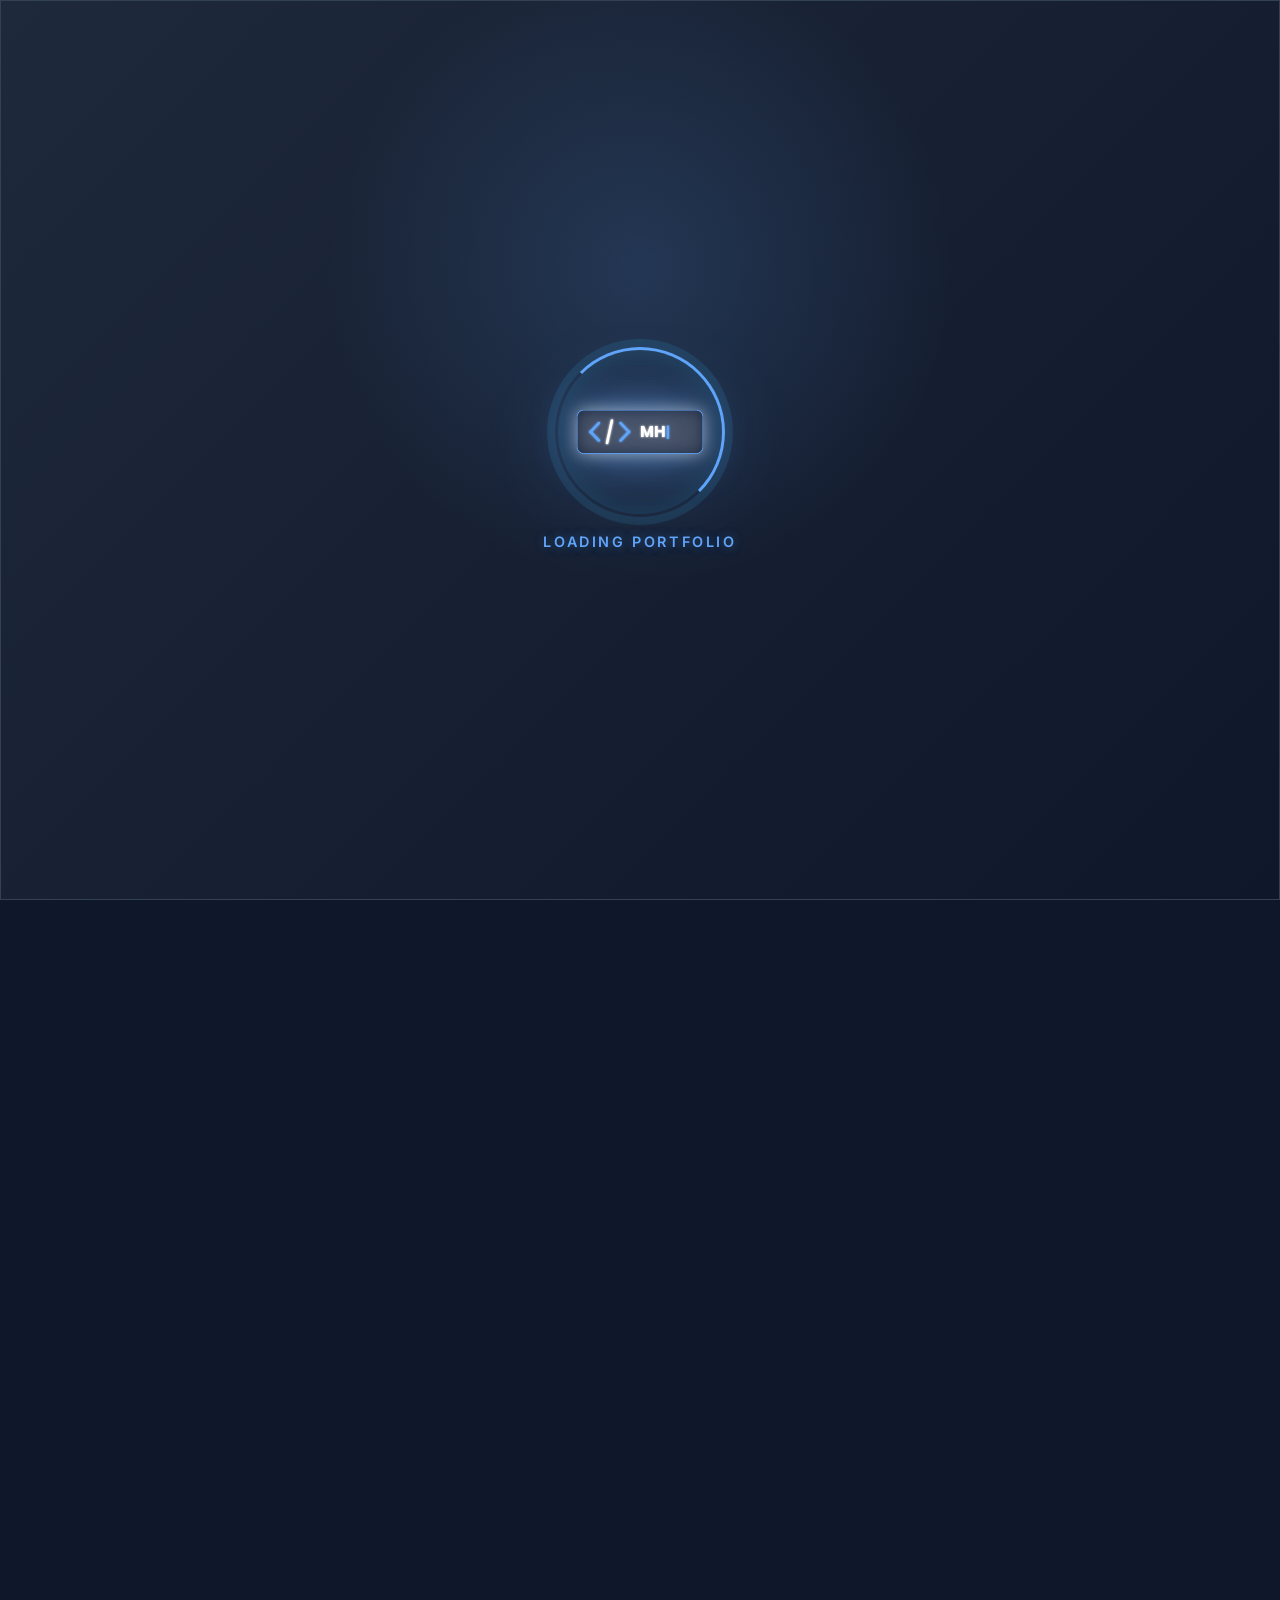
<file: index.html>
<!DOCTYPE html>
<html lang="en" class="page-loading">
<head>
  <meta charset="UTF-8">
  <meta name="viewport" content="width=device-width, initial-scale=1.0, user-scalable=yes, viewport-fit=cover">
  <title>Mudassar Hussain | Software Engineer Portfolio</title>
  <link rel="preconnect" href="https://fonts.googleapis.com">
  <link rel="preconnect" href="https://fonts.gstatic.com" crossorigin>
  <link href="https://fonts.googleapis.com/css2?family=Inter:opsz,wght@14..32,300;400;500;600;700;800&family=Poppins:wght@400;500;600;700&display=swap" rel="stylesheet">
  <link rel="stylesheet" href="https://cdnjs.cloudflare.com/ajax/libs/font-awesome/6.0.0-beta3/css/all.min.css">
  <link rel="stylesheet" href="css/style.css">
</head>
<body class="page-loading">
  <div id="pageLoader" class="page-loader" aria-hidden="true">
    <div class="brand-loader-shell">
      <div class="brand-loader-ring"></div>
      <svg class="brand-loader-logo" viewBox="0 0 260 90" xmlns="http://www.w3.org/2000/svg" aria-label="Mudassar Hussain logo">
        <defs>
          <filter id="glow" x="-50%" y="-50%" width="200%" height="200%">
            <feGaussianBlur stdDeviation="2" result="coloredBlur"/>
            <feMerge>
              <feMergeNode in="coloredBlur"/>
              <feMergeNode in="SourceGraphic"/>
            </feMerge>
          </filter>
        </defs>
        <rect width="260" height="90" rx="14" fill="rgba(15, 23, 42, 0.6)" stroke="#60a5fa" stroke-width="2"/>
        <path d="M28 45L45 27" stroke="#60a5fa" stroke-width="5.5" stroke-linecap="round" filter="url(#glow)"/>
        <path d="M28 45L45 63" stroke="#60a5fa" stroke-width="5.5" stroke-linecap="round" filter="url(#glow)"/>
        <path d="M72 22L62 68" stroke="#FFFFFF" stroke-width="5.5" stroke-linecap="round" filter="url(#glow)"/>
        <path d="M90 27L107 45" stroke="#60a5fa" stroke-width="5.5" stroke-linecap="round" filter="url(#glow)"/>
        <path d="M90 63L107 45" stroke="#60a5fa" stroke-width="5.5" stroke-linecap="round" filter="url(#glow)"/>
        <text x="130" y="56" font-family="Poppins, Arial, sans-serif" font-size="32" font-weight="700" fill="#ffffff" filter="url(#glow)">MH</text>
        <rect class="brand-loader-bar" x="185" y="32" width="5" height="28" rx="2" fill="#60a5fa" filter="url(#glow)"/>
      </svg>
    </div>
    <p class="brand-loader-text">Loading Portfolio</p>
  </div>

  <header>
    <div class="container nav-container">
      <div class="logo-svg">
        <svg width="160" height="48" viewBox="0 0 260 90" fill="none" xmlns="http://www.w3.org/2000/svg" style="height: 44px; width: auto;">
          <rect width="260" height="90" rx="14" fill="#0F172A"/>
          <path d="M28 45L45 27" stroke="#38BDF8" stroke-width="4.5" stroke-linecap="round"/>
          <path d="M28 45L45 63" stroke="#38BDF8" stroke-width="4.5" stroke-linecap="round"/>
          <path d="M72 22L62 68" stroke="#FFFFFF" stroke-width="4.5" stroke-linecap="round"/>
          <path d="M90 27L107 45" stroke="#38BDF8" stroke-width="4.5" stroke-linecap="round"/>
          <path d="M90 63L107 45" stroke="#38BDF8" stroke-width="4.5" stroke-linecap="round"/>
          <text x="130" y="56" font-family="Poppins, Arial, sans-serif" font-size="32" font-weight="700" fill="white">MH</text>
          <rect x="185" y="32" width="5" height="28" rx="2" fill="#38BDF8">
            <animate attributeName="opacity" values="1;0;1" dur="1s" repeatCount="indefinite"/>
          </rect>
        </svg>
      </div>
      <div class="header-right">
        <button class="theme-toggle" id="themeToggle" aria-label="Switch Theme">
          <i class="fas fa-moon"></i>
        </button>
        <button class="mobile-menu-btn" id="mobileMenuBtn" aria-label="Menu">
          <i class="fas fa-bars"></i>
        </button>
      </div>
      <ul class="nav-links" id="navLinks">
        <li><a href="index.html" class="active-nav">Home</a></li>
        <li><a href="pages/projects.html">Projects</a></li>
        <li><a href="pages/learning.html">Learning</a></li>
        <li><a href="pages/results.html">Results</a></li>
        <li><a href="pages/cv.html">CV</a></li>
        <li><a href="#contact" class="contact-nav-link">Contact</a></li>
      </ul>
    </div>
  </header>

  <main class="page-transition">
    <section id="home" class="section hero-section">
      <div class="container">
        <div class="hero-grid">
          <div class="hero-content">
            <div class="hero-badge"><i class="fas fa-code"></i> Software Engineering Student</div>
            <h1>Mudassar Hussain</h1>
            <p class="hero-tagline">Full-Stack Developer & Problem Solver</p>
            <p class="hero-desc">Building impactful apps with clean code, modern stacks, and database mastery. Currently pursuing Bachelor's in Software Engineering at UET Taxila.</p>
            <div class="btn-group">
              <a href="pages/projects.html" class="btn btn-primary"><i class="fas fa-folder-open"></i> Explore Work</a>
              <a href="pages/cv.html" class="btn btn-outline"><i class="fas fa-file-alt"></i> View CV</a>
              <a href="https://github.com/mudassarscorei71355u-spec" target="_blank" class="btn btn-outline"><i class="fab fa-github"></i> GitHub</a>
              <button class="btn btn-outline" id="reloadDataBtn" style="display: none;"><i class="fas fa-sync-alt"></i> Reload</button>
            </div>
          </div>
          <div class="hero-avatar">
            <div class="avatar-circle">
              <img src="img/my_img.jpg" alt="Mudassar Hussain" class="profile-img" onerror="this.src='https://placehold.co/400x400?text=Mudassar'">
            </div>
          </div>
        </div>
      </div>
    </section>

    <section class="section info-cards-section">
      <div class="container">
        <div class="stat-grid">
          <div class="info-card">
            <i class="fas fa-graduation-cap"></i>
            <h3>Education</h3>
            <p><strong>Bachelor's in Software Engineering</strong><br>UET Taxila | Aug 2024 – Present</p>
            <small>Data Structures, OOP, DBMS, Web Dev</small>
          </div>
          <div class="info-card">
            <i class="fas fa-terminal"></i>
            <h3>Core Strengths</h3>
            <p id="homeCoreStrengths">Java, C++, Python, Next.js, Node.js, PostgreSQL, Oracle SQL, Linux, Svelte, Express</p>
          </div>
          <div class="info-card">
            <i class="fas fa-graduation-cap"></i>
            <h3>Learning Journey</h3>
            <p id="homeLearningSummary">Self-Study: Full-Stack Development (Svelte, Express, PostgreSQL), 30-Day Tracker Completed</p>
            <p style="font-size:0.8rem; color: var(--text-muted); margin-top: 4px;">YouTube tutorials · AI-Assisted Learning</p>
            <a href="pages/learning.html" class="text-link">View learning path →</a>
          </div>
        </div>
      </div>
    </section>

    <section id="projects-preview" class="section">
      <div class="container">
        <div class="section-header">
          <h2><i class="fas fa-laptop-code"></i> Featured Projects</h2>
          <a href="pages/projects.html" class="view-all">View all projects →</a>
        </div>
        <div id="projectStats" class="results-stats-grid" style="margin-bottom: 1.5rem;"></div>
        <div class="projects-grid" id="featuredProjectsGrid"></div>
      </div>
    </section>

    <section id="skills" class="section">
      <div class="container">
        <h2><i class="fas fa-cogs"></i> Technical Arsenal</h2>
        <div class="skills-wrapper">
          <div class="skills-category">
            <h3>Core Mastery</h3>
            <div class="skills-grid" id="coreSkillsList"></div>
          </div>
          <div class="skills-category">
            <h3>Languages & Frameworks</h3>
            <div class="skills-grid" id="toolsSkillsList"></div>
          </div>
        </div>
      </div>
    </section>

    <!-- Password Protected Management Access -->
    <section id="management-access" class="section management-access-section">
      <div class="container">
        <div class="management-wrapper">
          <h2><i class="fas fa-lock"></i> Management Access</h2>
          <p style="color: var(--text-muted); margin-bottom: 1rem;">Unlock to manage your projects and learning content.</p>
          
          <!-- Password Form -->
          <div id="passwordForm" class="password-form">
            <div class="form-group">
              <label for="passwordInput"><i class="fas fa-lock"></i> Enter Password</label>
              <div class="input-row">
                <input type="password" id="passwordInput" placeholder="Enter your password" />
                <button class="btn btn-primary" id="unlockBtn"><i class="fas fa-unlock"></i> Unlock</button>
              </div>
            </div>
            <div style="margin-top: 0.5rem; display: flex; gap: 0.5rem; flex-wrap: wrap;">
              <button class="btn btn-outline btn-sm" id="showChangePasswordBtn"><i class="fas fa-key"></i> Change Password</button>
              <span class="lock-status" style="font-weight: 500;">🔒 Locked</span>
            </div>
          </div>

          <!-- Change Password Form -->
          <div id="changePasswordForm" class="change-password-form" style="display: none; margin-top: 1rem; padding: 1rem; background: var(--bg-secondary); border-radius: 16px; border: 1px solid var(--border-color);">
            <h4 style="margin-bottom: 0.5rem;">Change Password</h4>
            <div class="form-group">
              <label for="oldPasswordInput">Old Password</label>
              <input type="password" id="oldPasswordInput" placeholder="Enter old password" />
            </div>
            <div class="form-group">
              <label for="newPasswordInput">New Password</label>
              <input type="password" id="newPasswordInput" placeholder="Enter new password" />
            </div>
            <div class="form-group">
              <label for="repeatPasswordInput">Repeat New Password</label>
              <input type="password" id="repeatPasswordInput" placeholder="Repeat new password" />
            </div>
            <div style="display: flex; gap: 0.5rem; margin-top: 0.5rem; flex-wrap: wrap;">
              <button class="btn btn-primary" id="savePasswordBtn">Save New Password</button>
              <button class="btn btn-outline" id="cancelPasswordBtn">Cancel</button>
            </div>
            <div id="passwordMessage" style="margin-top: 0.5rem; font-size: 0.9rem;"></div>
          </div>

          <!-- Unlocked status -->
          <div id="unlockedStatus" style="display: none; margin-top: 0.5rem;">
            <span style="color: #22c55e;"><i class="fas fa-check-circle"></i> Unlocked</span>
            <p style="font-size: 0.85rem; color: var(--text-muted); margin-top: 0.3rem;">
              Go to <a href="pages/projects.html" style="color: var(--accent);">Projects</a> or <a href="pages/learning.html" style="color: var(--accent);">Learning</a> pages to add/edit content.
            </p>
          </div>
        </div>
      </div>
    </section>

    <section id="contact" class="section contact-section">
      <div class="container">
        <h2><i class="fas fa-address-card"></i> Get In Touch</h2>
        <div class="contact-info">
          <div class="contact-item">
            <i class="fas fa-phone-alt"></i> 
            <span id="phoneNumber">0336-9483957</span> 
            <button class="copy-icon" data-copy="03369483957" aria-label="Copy phone"><i class="far fa-copy"></i></button>
            <a href="https://wa.me/923369483957" target="_blank" class="whatsapp-btn" aria-label="Chat on WhatsApp">
              <i class="fab fa-whatsapp"></i> WhatsApp
            </a>
          </div>
          <div class="contact-item">
            <i class="fas fa-envelope"></i> 
            <span id="emailAddress">mudssars.core.i7.1355u@gmail.com</span> 
            <button class="copy-icon" data-copy="mudssars.core.i7.1355u@gmail.com" aria-label="Copy email"><i class="far fa-copy"></i></button>
          </div>
          <div class="contact-item">
            <i class="fas fa-map-marker-alt"></i> 
            <span>VPO Miani, Tehsil Kallar Kahar, District Chakwal</span>
          </div>
          <div class="contact-item">
            <i class="fab fa-github"></i> 
            <a href="https://github.com/mudassarscorei71355u-spec" target="_blank">github.com/mudassarscorei71355u-spec</a>
          </div>
        </div>
        <div class="social-links">
          <a href="#" class="copy-phone-footer" data-copy="03369483957" aria-label="Copy Phone"><i class="fas fa-phone"></i></a>
          <a href="https://wa.me/923369483957" target="_blank" class="whatsapp-social" aria-label="WhatsApp Chat"><i class="fab fa-whatsapp"></i></a>
          <a href="#" class="copy-email-footer" data-copy="mudssars.core.i7.1355u@gmail.com" aria-label="Copy Email"><i class="fas fa-envelope"></i></a>
          <a href="https://github.com/mudassarscorei71355u-spec" target="_blank" aria-label="GitHub"><i class="fab fa-github"></i></a>
        </div>
      </div>
    </section>
  </main>

  <footer>
    <p>© 2025 Mudassar Hussain — Crafted with <i class="fas fa-heart"></i> & modern design</p>
    <p class="footer-small">15+ Projects | Full-Stack Developer | UET Taxila</p>
  </footer>

  <div id="customToast" class="custom-toast"></div>

  <!-- JavaScript Files -->
  <script src="js/manager.js"></script>
  <script src="js/learning-manager.js"></script>
  <script src="js/projects-manager.js"></script>
  <script src="js/file-importer.js"></script>
  <script src="js/data-loader.js"></script>
  <script src="js/app-page-logic.js"></script>
  <script src="js/app-bootstrap.js"></script>
  <script src="js/assistant-widget.js"></script>
  <script src="js/main.js"></script>
</body>
</html>
</file>
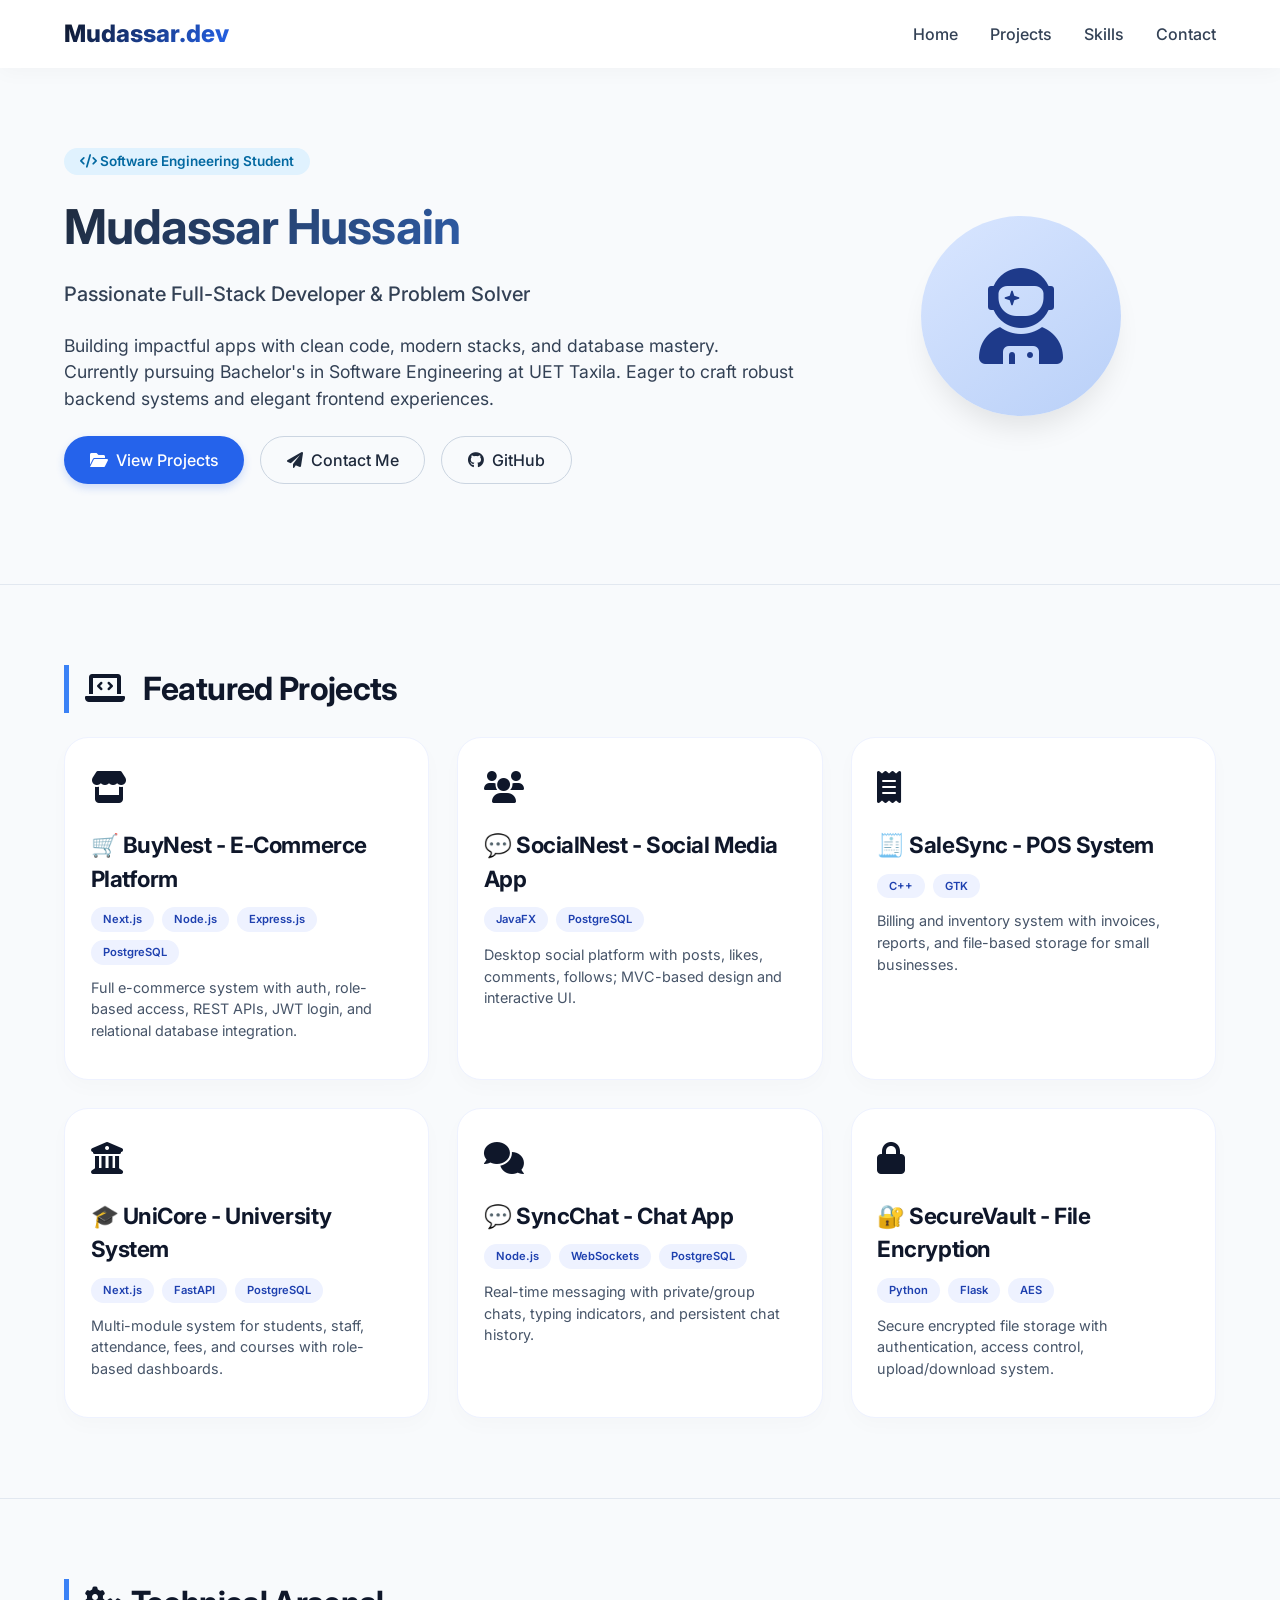
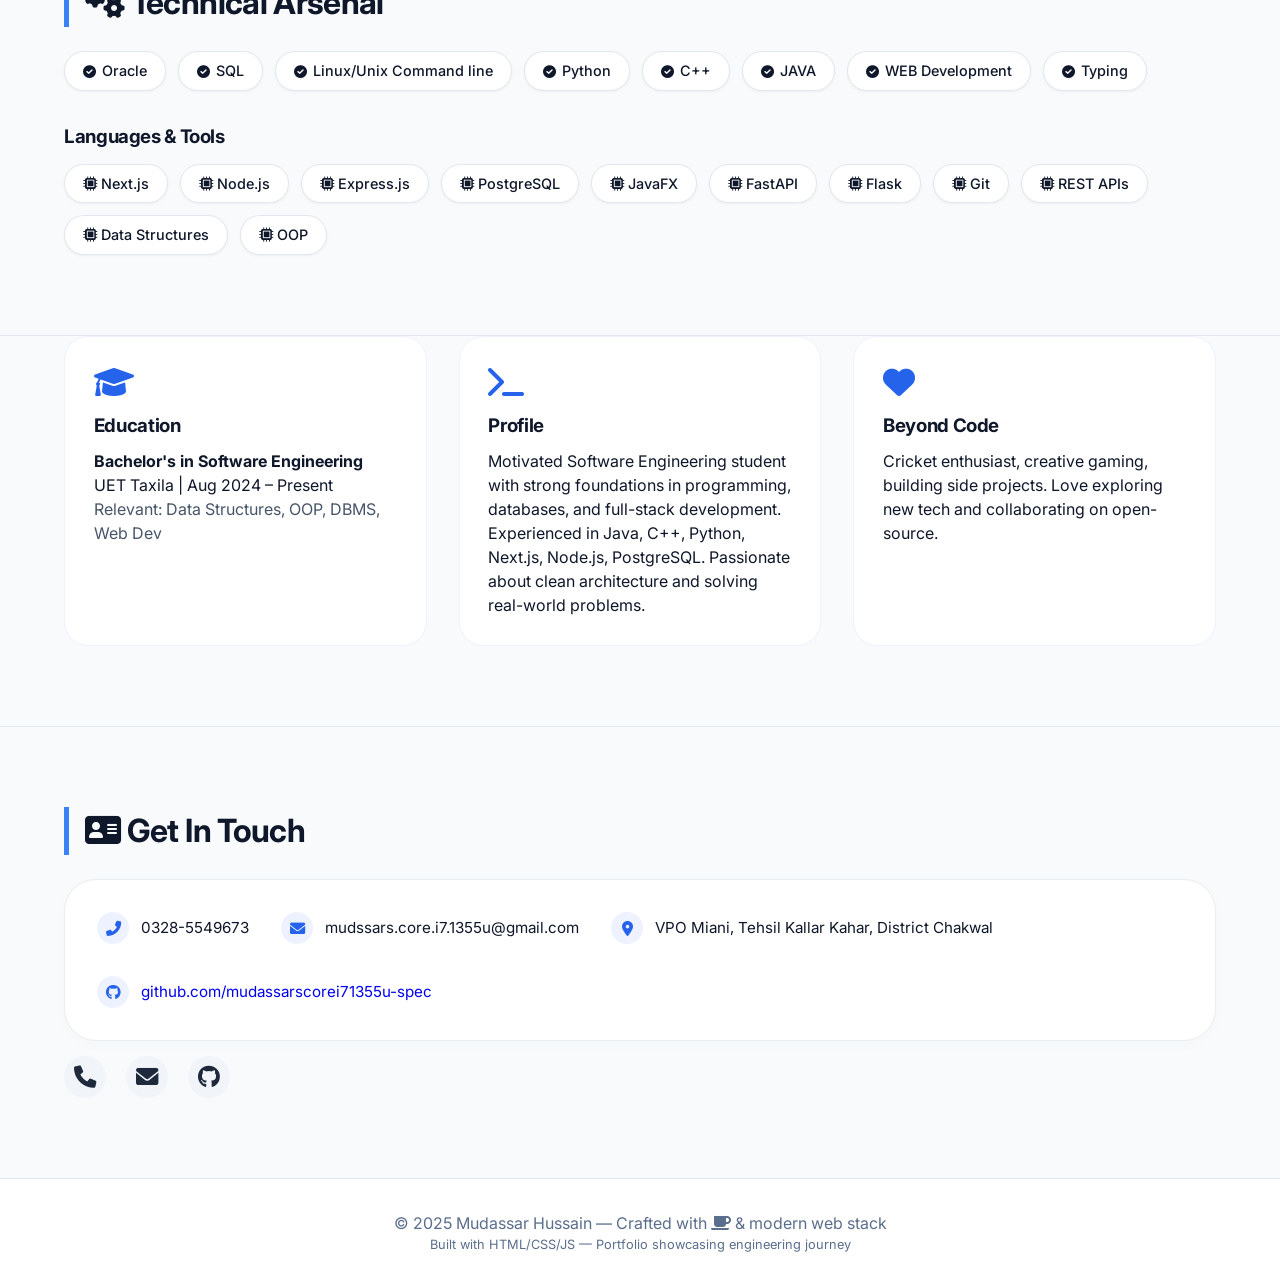
<file: index.html.html>
<!DOCTYPE html>
<html lang="en">
<head>
  <meta charset="UTF-8">
  <meta name="viewport" content="width=device-width, initial-scale=1.0, user-scalable=yes">
  <title>Mudassar Hussain | Software Engineer Portfolio</title>
  <link rel="preconnect" href="https://fonts.googleapis.com">
  <link rel="preconnect" href="https://fonts.gstatic.com" crossorigin>
  <link href="https://fonts.googleapis.com/css2?family=Inter:opsz,wght@14..32,300;14..32,400;14..32,500;14..32,600;14..32,700&display=swap" rel="stylesheet">
  <link rel="stylesheet" href="https://cdnjs.cloudflare.com/ajax/libs/font-awesome/6.0.0-beta3/css/all.min.css">
  <link rel="stylesheet" href="style.css">
</head>
<body>
  <header>
    <div class="container">
      <div class="nav">
        <div class="logo">Mudassar.dev</div>
        <ul class="nav-links">
          <li><a href="#home">Home</a></li>
          <li><a href="#projects">Projects</a></li>
          <li><a href="#skills">Skills</a></li>
          <li><a href="#contact">Contact</a></li>
        </ul>
      </div>
    </div>
  </header>

  <main>
    <!-- Hero Section / Home -->
    <section id="home" class="section" style="padding-top: 40px;">
      <div class="container">
        <div class="hero">
          <div class="hero-content">
            <div class="hero-badge"><i class="fas fa-code"></i> Software Engineering Student</div>
            <h1>Mudassar Hussain</h1>
            <p style="font-size: 1.25rem; font-weight: 500;">Passionate Full-Stack Developer & Problem Solver</p>
            <p>Building impactful apps with clean code, modern stacks, and database mastery. Currently pursuing Bachelor's in Software Engineering at UET Taxila. Eager to craft robust backend systems and elegant frontend experiences.</p>
            <div class="btn-group">
              <a href="#projects" class="btn btn-primary"><i class="fas fa-folder-open"></i> View Projects</a>
              <a href="#contact" class="btn btn-outline"><i class="fas fa-paper-plane"></i> Contact Me</a>
              <a href="https://github.com/mudassarscorei71355u-spec" target="_blank" class="btn btn-outline"><i class="fab fa-github"></i> GitHub</a>
            </div>
          </div>
          <div class="hero-avatar">
            <div class="avatar-circle">
              <i class="fas fa-user-astronaut"></i>
            </div>
          </div>
        </div>
      </div>
    </section>

    <!-- Projects Section -->
    <section id="projects" class="section">
      <div class="container">
        <h2><i class="fas fa-laptop-code" style="margin-right: 12px;"></i> Featured Projects</h2>
        <div class="projects-grid" id="projectsContainer"></div>
      </div>
    </section>

    <!-- Skills Section -->
    <section id="skills" class="section">
      <div class="container">
        <h2><i class="fas fa-cogs"></i> Technical Arsenal</h2>
        <div class="skills-grid" id="skillsList"></div>
        <div style="margin-top: 2rem;">
          <h3 style="margin-bottom: 0.8rem;">Languages & Tools</h3>
          <div class="skills-grid" id="extraTools"></div>
        </div>
      </div>
    </section>

    <!-- Profile & Education Brief -->
    <section class="section" style="padding-top: 0;">
      <div class="container">
        <div style="display: flex; flex-wrap: wrap; gap: 2rem; justify-content: space-between;">
          <div style="flex:1; background: white; border-radius: 24px; padding: 1.8rem; border:1px solid #eef2ff;">
            <i class="fas fa-graduation-cap" style="font-size: 2rem; color:#2563eb;"></i>
            <h3 style="margin: 0.8rem 0 0.5rem;">Education</h3>
            <p><strong>Bachelor's in Software Engineering</strong><br>UET Taxila | Aug 2024 – Present <br><span style="color:#475569;">Relevant: Data Structures, OOP, DBMS, Web Dev</span></p>
          </div>
          <div style="flex:1; background: white; border-radius: 24px; padding: 1.8rem; border:1px solid #eef2ff;">
            <i class="fas fa-terminal" style="font-size: 2rem; color:#2563eb;"></i>
            <h3 style="margin: 0.8rem 0 0.5rem;">Profile</h3>
            <p>Motivated Software Engineering student with strong foundations in programming, databases, and full-stack development. Experienced in Java, C++, Python, Next.js, Node.js, PostgreSQL. Passionate about clean architecture and solving real-world problems.</p>
          </div>
          <div style="flex:1; background: white; border-radius: 24px; padding: 1.8rem; border:1px solid #eef2ff;">
            <i class="fas fa-heart" style="font-size: 2rem; color:#2563eb;"></i>
            <h3 style="margin: 0.8rem 0 0.5rem;">Beyond Code</h3>
            <p>Cricket enthusiast, creative gaming, building side projects. Love exploring new tech and collaborating on open-source.</p>
          </div>
        </div>
      </div>
    </section>

    <!-- Contact Section -->
    <section id="contact" class="section">
      <div class="container">
        <h2><i class="fas fa-address-card"></i> Get In Touch</h2>
        <div class="contact-info">
          <div class="contact-item"><i class="fas fa-phone-alt"></i> <span>0328-5549673</span></div>
          <div class="contact-item"><i class="fas fa-envelope"></i> <span>mudssars.core.i7.1355u@gmail.com</span></div>
          <div class="contact-item"><i class="fas fa-map-marker-alt"></i> <span>VPO Miani, Tehsil Kallar Kahar, District Chakwal</span></div>
          <div class="contact-item"><i class="fab fa-github"></i> <span><a href="https://github.com/mudassarscorei71355u-spec" target="_blank" style="text-decoration: none;">github.com/mudassarscorei71355u-spec</a></span></div>
        </div>
        <div class="social-links">
          <a href="#" id="copyPhoneBtn" aria-label="Phone"><i class="fas fa-phone"></i></a>
          <a href="#" id="mailLink" aria-label="Email"><i class="fas fa-envelope"></i></a>
          <a href="https://github.com/mudassarscorei71355u-spec" target="_blank" aria-label="GitHub"><i class="fab fa-github"></i></a>
        </div>
      </div>
    </section>
  </main>
  <footer>
    <p>© 2025 Mudassar Hussain — Crafted with <i class="fas fa-coffee"></i> & modern web stack</p>
    <p style="font-size: 0.8rem;">Built with HTML/CSS/JS — Portfolio showcasing engineering journey</p>
  </footer>

  <script src="script.js"></script>
</body>
</html>
</file>
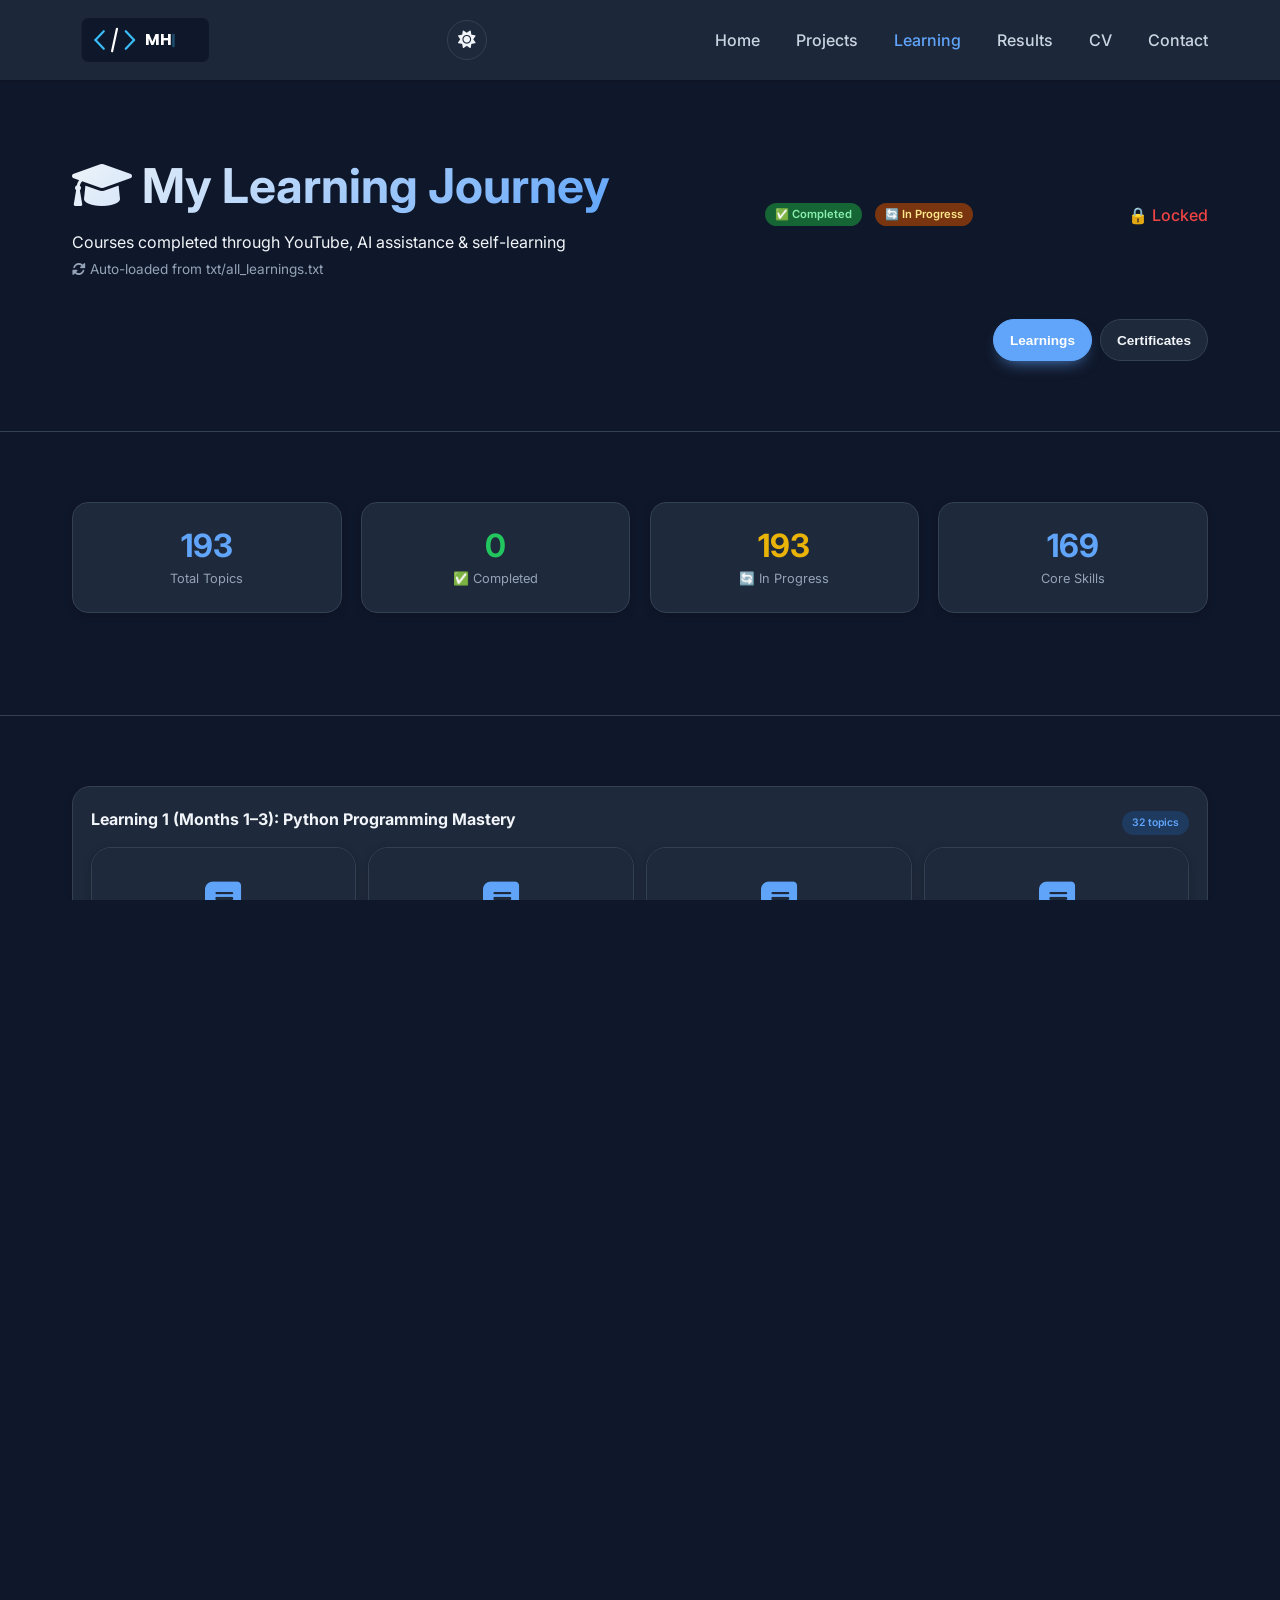
<file: pages/learning.html>
<!DOCTYPE html>
<html lang="en" class="page-loading">
<head>
  <meta charset="UTF-8">
  <meta name="viewport" content="width=device-width, initial-scale=1.0, user-scalable=yes">
  <title>Courses & Learning | Mudassar Hussain</title>
  <link href="https://fonts.googleapis.com/css2?family=Inter:opsz,wght@14..32,300;400;500;600;700;800&family=Poppins:wght@400;500;600;700&display=swap" rel="stylesheet">
  <link rel="stylesheet" href="https://cdnjs.cloudflare.com/ajax/libs/font-awesome/6.0.0-beta3/css/all.min.css">
  <link rel="stylesheet" href="../css/style.css">
</head>
<body class="page-loading">
  <div id="pageLoader" class="page-loader" aria-hidden="true">
    <div class="brand-loader-shell">
      <div class="brand-loader-ring"></div>
      <svg class="brand-loader-logo" viewBox="0 0 260 90" xmlns="http://www.w3.org/2000/svg" aria-label="Mudassar Hussain logo">
        <defs>
          <filter id="glow" x="-50%" y="-50%" width="200%" height="200%">
            <feGaussianBlur stdDeviation="2" result="coloredBlur"/>
            <feMerge>
              <feMergeNode in="coloredBlur"/>
              <feMergeNode in="SourceGraphic"/>
            </feMerge>
          </filter>
        </defs>
        <rect width="260" height="90" rx="14" fill="rgba(15, 23, 42, 0.6)" stroke="#60a5fa" stroke-width="2"/>
        <path d="M28 45L45 27" stroke="#60a5fa" stroke-width="5.5" stroke-linecap="round" filter="url(#glow)"/>
        <path d="M28 45L45 63" stroke="#60a5fa" stroke-width="5.5" stroke-linecap="round" filter="url(#glow)"/>
        <path d="M72 22L62 68" stroke="#FFFFFF" stroke-width="5.5" stroke-linecap="round" filter="url(#glow)"/>
        <path d="M90 27L107 45" stroke="#60a5fa" stroke-width="5.5" stroke-linecap="round" filter="url(#glow)"/>
        <path d="M90 63L107 45" stroke="#60a5fa" stroke-width="5.5" stroke-linecap="round" filter="url(#glow)"/>
        <text x="130" y="56" font-family="Poppins, Arial, sans-serif" font-size="32" font-weight="700" fill="#ffffff" filter="url(#glow)">MH</text>
        <rect class="brand-loader-bar" x="185" y="32" width="5" height="28" rx="2" fill="#60a5fa" filter="url(#glow)"/>
      </svg>
    </div>
    <p class="brand-loader-text">Loading Portfolio</p>
  </div>
  <header>
    <div class="container nav-container">
      <div class="logo-svg">
        <svg width="160" height="48" viewBox="0 0 260 90" fill="none" xmlns="http://www.w3.org/2000/svg" style="height: 44px; width: auto;">
          <rect width="260" height="90" rx="14" fill="#0F172A"/>
          <path d="M28 45L45 27" stroke="#38BDF8" stroke-width="4.5" stroke-linecap="round"/>
          <path d="M28 45L45 63" stroke="#38BDF8" stroke-width="4.5" stroke-linecap="round"/>
          <path d="M72 22L62 68" stroke="#FFFFFF" stroke-width="4.5" stroke-linecap="round"/>
          <path d="M90 27L107 45" stroke="#38BDF8" stroke-width="4.5" stroke-linecap="round"/>
          <path d="M90 63L107 45" stroke="#38BDF8" stroke-width="4.5" stroke-linecap="round"/>
          <text x="130" y="56" font-family="Poppins, Arial, sans-serif" font-size="32" font-weight="700" fill="white">MH</text>
          <rect x="185" y="32" width="5" height="28" rx="2" fill="#38BDF8">
            <animate attributeName="opacity" values="1;0;1" dur="1s" repeatCount="indefinite"/>
          </rect>
        </svg>
      </div>
      <div class="header-right">
        <button class="theme-toggle" id="themeToggle" aria-label="Switch Theme">
          <i class="fas fa-moon"></i>
        </button>
        <button class="mobile-menu-btn" id="mobileMenuBtn" aria-label="Menu">
          <i class="fas fa-bars"></i>
        </button>
      </div>
      <ul class="nav-links" id="navLinks">
        <li><a href="../index.html">Home</a></li>
        <li><a href="projects.html">Projects</a></li>
        <li><a href="learning.html" class="active-nav">Learning</a></li>
        <li><a href="results.html">Results</a></li>
        <li><a href="cv.html">CV</a></li>
        <li><a href="../index.html#contact">Contact</a></li>
      </ul>
    </div>
  </header>

  <main>
    <section class="section page-header">
      <div class="container">
        <div style="display: flex; justify-content: space-between; align-items: center; flex-wrap: wrap; gap: 1rem;">
          <div>
            <h1><i class="fas fa-graduation-cap"></i> My Learning Journey</h1>
            <p>Courses completed through YouTube, AI assistance & self-learning</p>
            <p style="font-size: 0.85rem; color: var(--text-muted); margin-top: 0.3rem;">
              <i class="fas fa-sync-alt"></i> Auto-loaded from txt/all_learnings.txt
            </p>
          </div>
          
          <div style="display: flex; gap: 0.8rem; flex-wrap: wrap; align-items: center;">
            <span class="course-status completed">✅ Completed</span>
            <span class="course-status in-progress">🔄 In Progress</span>
            <!-- Management Controls -->
            <div class="management-controls" id="learningManagementControls" style="display: none; gap: 0.5rem; flex-wrap: wrap;">
              <button class="btn btn-primary btn-sm" id="showAddLearningBtn"><i class="fas fa-plus"></i> Add</button>
              <button class="btn btn-outline btn-sm" id="showEditLearningBtn"><i class="fas fa-edit"></i> Edit</button>
              <button class="btn btn-danger btn-sm" id="showDeleteLearningBtn"><i class="fas fa-trash"></i> Delete</button>
              <button class="btn btn-outline btn-sm" id="showImportLearningBtn"><i class="fas fa-file-import"></i> Import</button>
                <!-- Certificate button removed to avoid duplication with the Certificates tab -->
            </div>
            </div>
            <span class="lock-status" id="lockStatus" style="font-weight: 500;">🔒 Locked</span>
          </div>
          <div class="page-header-actions">
            <div class="stats-toggle-group" role="tablist" aria-label="Learning stats view" style="margin-top:40px;">
              <button type="button" class="stats-toggle-btn active" data-view="learning" aria-pressed="true">Learnings</button>
              <button type="button" class="stats-toggle-btn" data-view="certificate" aria-pressed="false">Certificates</button>
            </div>
          </div>
        </div>
      </div>
    </section>

    <!-- Learning Stats -->
    <section class="section stats-section" id="learningStatsSection">
      <div class="container">
        <div id="learningStats" class="results-stats-grid"></div>
      </div>
    </section>
        <!-- Certificate Stats -->
    <section class="section stats-section" id="certificateStatsSection" style="display: none;">
      <div class="container">
        <div id="certificateStats" class="results-stats-grid"></div>
      </div>
    </section>

    <!-- Add Learning Form (hidden by default) -->
    <section class="section" id="addLearningSection" style="display: none; padding-top: 0;">
      <div class="container">
        <div class="page-form-card add-learning-wrapper">
          <h3><i class="fas fa-plus-circle"></i> Add New Learning</h3>
          <div class="form-group">
            <label for="learningInputPage">📚 What did you learn?</label>
            <input type="text" id="learningInputPage" placeholder="e.g., Docker, Kubernetes, TypeScript, GraphQL" />
          </div>
          <div class="form-group">
            <label for="categorySelectPage">Category</label>
            <select id="categorySelectPage">
              <option value="core">Core Skills</option>
              <option value="tools">Tools & Frameworks</option>
              <option value="cert">Certifications</option>
            </select>
          </div>
          <div style="display: flex; gap: 0.5rem; flex-wrap: wrap;">
            <button class="btn btn-primary" id="addLearningPageBtn"><i class="fas fa-plus"></i> Add Learning</button>
            <button class="btn btn-outline" id="cancelAddLearningBtn">Cancel</button>
          </div>
          <div id="learningPageMessage" style="margin-top: 0.5rem; font-size: 0.9rem;"></div>
        </div>
      </div>
    </section>

    <!-- Edit Learning Form (hidden by default) -->
    <section class="section" id="editLearningSection" style="display: none; padding-top: 0;">
      <div class="container">
        <div class="page-form-card add-learning-wrapper">
          <h3><i class="fas fa-edit"></i> Edit Learning</h3>
          <div class="form-group">
            <label for="editLearningSelect">Select Learning to Edit</label>
            <select id="editLearningSelect" style="width:100%; padding:0.7rem 1rem; border:1px solid var(--border-color); border-radius:12px; background:var(--bg-primary); color:var(--text-primary);"></select>
          </div>
          <div class="form-group">
            <label for="editLearningName">Learning Name</label>
            <input type="text" id="editLearningName" placeholder="Enter updated name" />
          </div>
          <div class="form-group">
            <label for="editLearningSkill">Skills/Details</label>
            <input type="text" id="editLearningSkill" placeholder="e.g., Python, Django, REST APIs" />
          </div>
          <div class="form-group">
            <label for="editLearningCategory">Category</label>
            <select id="editLearningCategory">
              <option value="core">Core Skills</option>
              <option value="tools">Tools & Frameworks</option>
              <option value="cert">Certifications</option>
            </select>
          </div>
          <div style="display: flex; gap: 0.5rem; flex-wrap: wrap;">
            <button class="btn btn-primary" id="saveEditLearningBtn"><i class="fas fa-save"></i> Save Changes</button>
            <button class="btn btn-outline" id="cancelEditLearningBtn">Cancel</button>
          </div>
          <div id="editLearningMessage" style="margin-top: 0.5rem; font-size: 0.9rem;"></div>
        </div>
      </div>
    </section>

    <!-- Delete Learning Section (hidden by default) -->
    <section class="section" id="deleteLearningSection" style="display: none; padding-top: 0;">
      <div class="container">
        <div class="add-learning-wrapper" style="background: var(--bg-secondary); padding: 1.5rem; border-radius: 20px; border: 1px solid var(--border-color);">
          <h3><i class="fas fa-trash"></i> Delete Learning</h3>
          <p style="color: var(--text-muted); margin-bottom: 1rem;">Select a learning to delete. This action cannot be undone.</p>
          <div class="form-group">
            <label for="deleteLearningSelect">Select Learning to Delete</label>
            <select id="deleteLearningSelect" style="width:100%; padding:0.7rem 1rem; border:1px solid var(--border-color); border-radius:12px; background:var(--bg-primary); color:var(--text-primary);"></select>
          </div>
          <div style="display: flex; gap: 0.5rem; flex-wrap: wrap;">
            <button class="btn btn-danger" id="confirmDeleteLearningBtn"><i class="fas fa-trash"></i> Confirm Delete</button>
            <button class="btn btn-outline" id="cancelDeleteLearningBtn">Cancel</button>
          </div>
          <div id="deleteLearningMessage" style="margin-top: 0.5rem; font-size: 0.9rem;"></div>
        </div>
      </div>
    </section>
        <!-- ========== NEW: CERTIFICATE SECTION ========== -->
    <!-- Add Certificate Form (hidden by default) -->
    <section class="section" id="addCertificateSection" style="display: none; padding-top: 0;">
      <div class="container">
        <div class="page-form-card add-learning-wrapper">
          <h3><i class="fas fa-certificate"></i> Add New Certificate</h3>
          <div class="form-group">
            <label for="certificateNameInput">📜 Certificate Name</label>
            <input type="text" id="certificateNameInput" placeholder="e.g., Full-Stack Web Development Certification" />
          </div>
          <div class="form-group">
            <label for="certificateIssuerInput">🏛️ Issuing Organization</label>
            <input type="text" id="certificateIssuerInput" placeholder="e.g., Coursera, Udemy, Google" />
          </div>
          <div class="form-group">
            <label for="certificateDateInput">📅 Date Earned</label>
            <input type="month" id="certificateDateInput" />
          </div>
          <div class="form-group">
            <label for="certificateUrlInput">🔗 Certificate URL (optional)</label>
            <input type="url" id="certificateUrlInput" placeholder="https://example.com/certificate" />
          </div>
          <div class="form-group">
            <label for="certificateImageInput">🖼️ Upload Image (optional)</label>
            <input type="file" id="certificateImageInput" accept="image/*" />
            <div id="certificateImagePreview" class="certificate-preview"></div>
          </div>
          <div class="form-group">
            <label for="certificateImagePathInput">📁 Image Path in Repo (optional)</label>
            <input type="text" id="certificateImagePathInput" placeholder="certificate_img/your-image.png" />
            <small style="display:block; margin-top:0.35rem; color: var(--text-muted);">Use a path like certificate_img/my-certificate.png if the image already exists in your GitHub repository.</small>
          </div>
          <div class="form-group">
            <label for="certificateStatusSelect">📊 Status</label>
            <select id="certificateStatusSelect">
              <option value="completed">✅ Completed</option>
              <option value="in-progress">🔄 In Progress</option>
            </select>
          </div>
          <div style="display: flex; gap: 0.5rem; flex-wrap: wrap;">
            <button class="btn btn-primary" id="addCertificateBtn"><i class="fas fa-plus"></i> Add Certificate</button>
            <button class="btn btn-outline" id="cancelAddCertificateBtn">Cancel</button>
          </div>
          <div id="certificateMessage" style="margin-top: 0.5rem; font-size: 0.9rem;"></div>
        </div>
      </div>
    </section>

    <!-- Edit Certificate Form (hidden by default) -->
    <section class="section" id="editCertificateSection" style="display: none; padding-top: 0;">
      <div class="container">
        <div class="page-form-card add-learning-wrapper">
          <h3><i class="fas fa-edit"></i> Edit Certificate</h3>
          <input type="hidden" id="editCertificateId" />
          <div class="form-group">
            <label for="editCertificateNameInput">📜 Certificate Name</label>
            <input type="text" id="editCertificateNameInput" placeholder="e.g., Full-Stack Web Development Certification" />
          </div>
          <div class="form-group">
            <label for="editCertificateIssuerInput">🏛️ Issuing Organization</label>
            <input type="text" id="editCertificateIssuerInput" placeholder="e.g., Coursera, Udemy, Google" />
          </div>
          <div class="form-group">
            <label for="editCertificateDateInput">📅 Date Earned</label>
            <input type="month" id="editCertificateDateInput" />
          </div>
          <div class="form-group">
            <label for="editCertificateUrlInput">🔗 Certificate URL (optional)</label>
            <input type="url" id="editCertificateUrlInput" placeholder="https://example.com/certificate" />
          </div>
          <div class="form-group">
            <label for="editCertificateImageInput">🖼️ Upload Image (optional)</label>
            <input type="file" id="editCertificateImageInput" accept="image/*" />
            <div id="editCertificateImagePreview" class="certificate-preview"></div>
          </div>
          <div class="form-group">
            <label for="editCertificateImagePathInput">📁 Image Path in Repo (optional)</label>
            <input type="text" id="editCertificateImagePathInput" placeholder="certificate_img/your-image.png" />
          </div>
          <div class="form-group">
            <label for="editCertificateStatusSelect">📊 Status</label>
            <select id="editCertificateStatusSelect">
              <option value="completed">✅ Completed</option>
              <option value="in-progress">🔄 In Progress</option>
            </select>
          </div>
          <div style="display: flex; gap: 0.5rem; flex-wrap: wrap;">
            <button class="btn btn-primary" id="saveEditCertificateBtn"><i class="fas fa-save"></i> Save Changes</button>
            <button class="btn btn-outline" id="cancelEditCertificateBtn">Cancel</button>
          </div>
          <div id="editCertificateMessage" style="margin-top: 0.5rem; font-size: 0.9rem;"></div>
        </div>
      </div>
    </section>

    <!-- Certificate List Section -->
    <section class="section" id="certificateListSection" style="display: none; padding-top: 0;">
      <div class="container">
        <div class="page-form-card add-learning-wrapper">
          <div style="display:flex; justify-content:space-between; align-items:center; gap:0.75rem; flex-wrap:wrap;">
            <h3><i class="fas fa-certificate"></i> My Certificates</h3>
            <button class="btn btn-primary btn-sm" id="showAddCertificateBtn"><i class="fas fa-plus"></i> Add</button>
          </div>
          <div id="certificateListContainer" style="margin-top: 0.5rem;"></div>
        </div>
      </div>
    </section>
    <!-- ========== END CERTIFICATE SECTION ========== -->

    <!-- Import Learning Section (hidden by default) -->
    <section class="section" id="importLearningSection" style="display: none; padding-top: 0;">
      <div class="container">
        <div class="add-learning-wrapper" style="background: var(--bg-secondary); padding: 1.5rem; border-radius: 20px; border: 1px solid var(--border-color);">
          <h3><i class="fas fa-file-import"></i> Import Learnings from File</h3>
          <p style="color: var(--text-muted); margin-bottom: 1rem;">Import learnings from a .txt or .md file. The file should contain learning topics.</p>
          <div id="learningImportArea" style="margin-top: 0.5rem;"></div>
          <div style="display: flex; gap: 0.5rem; flex-wrap: wrap; margin-top: 1rem;">
            <button class="btn btn-outline" id="cancelImportLearningBtn">Close</button>
          </div>
        </div>
      </div>
    </section>

    <!-- Learning Grid -->
    <section class="section" id="learningContentSection">
      <div class="container">
        <div class="courses-grid" id="coursesGrid"></div>
      </div>
    </section>
  </main>

  <footer>
    <p>© 2025 Mudassar Hussain — Lifelong Learner</p>
  </footer>

  <div id="customToast" class="custom-toast"></div>
  
  <script src="../js/manager.js"></script>
  <script src="../js/learning-manager.js"></script>
  <script src="../js/projects-manager.js"></script>
  <script src="../js/certificate-manager.js"></script>  <!-- NEW -->
  <script src="../js/file-importer.js"></script>
  <script src="../js/data-loader.js"></script>
  <script src="../js/app-page-logic.js"></script>
  <script src="../js/app-bootstrap.js"></script>
  <script src="../js/assistant-widget.js"></script>
  <script src="../js/main.js"></script>
</body>
</html>
</file>
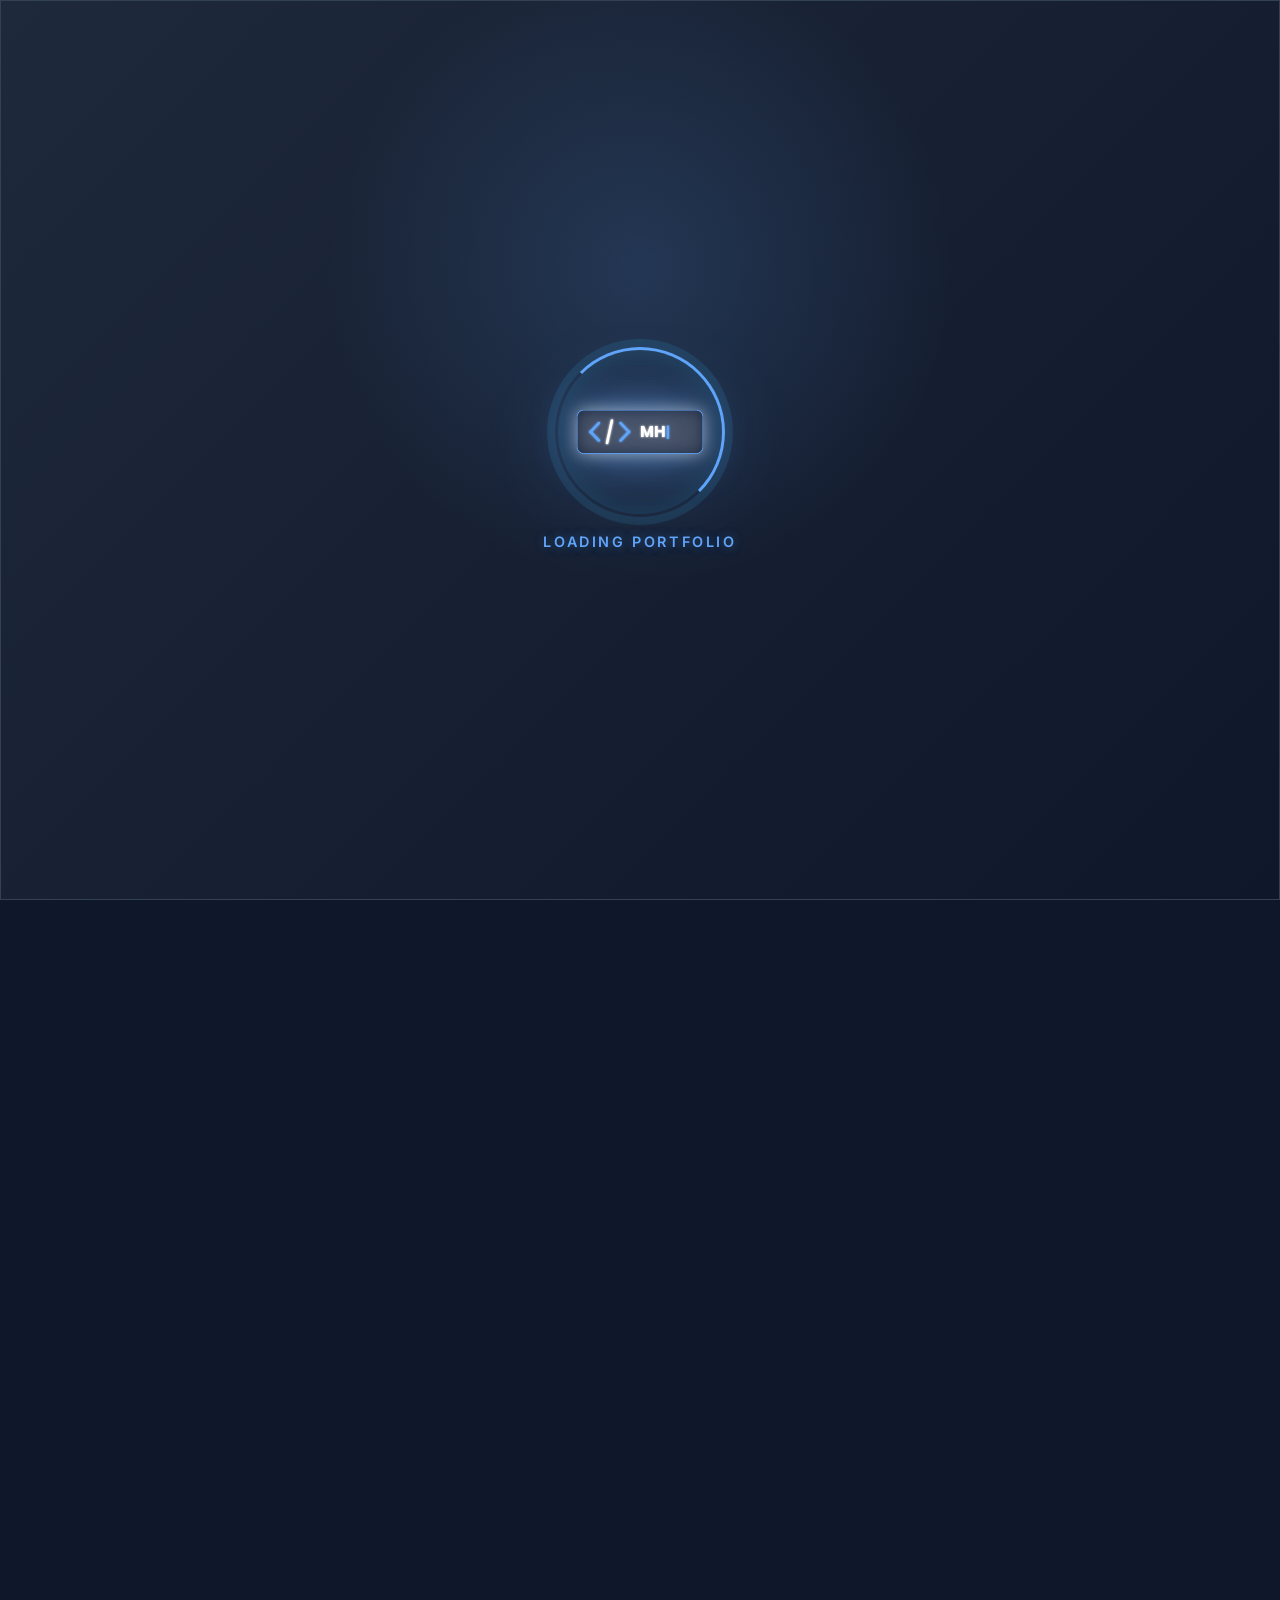
<file: pages/projects.html>
<!DOCTYPE html>
<html lang="en" class="page-loading">
<head>
  <meta charset="UTF-8">
  <meta name="viewport" content="width=device-width, initial-scale=1.0, user-scalable=yes">
  <title>Projects | Mudassar Hussain Portfolio</title>
  <link href="https://fonts.googleapis.com/css2?family=Inter:opsz,wght@14..32,300;400;500;600;700;800&family=Poppins:wght@400;500;600;700&display=swap" rel="stylesheet">
  <link rel="stylesheet" href="https://cdnjs.cloudflare.com/ajax/libs/font-awesome/6.0.0-beta3/css/all.min.css">
  <link rel="stylesheet" href="../css/style.css">
</head>
<body class="page-loading">
  <div id="pageLoader" class="page-loader" aria-hidden="true">
    <div class="brand-loader-shell">
      <div class="brand-loader-ring"></div>
      <svg class="brand-loader-logo" viewBox="0 0 260 90" xmlns="http://www.w3.org/2000/svg" aria-label="Mudassar Hussain logo">
        <defs>
          <filter id="glow" x="-50%" y="-50%" width="200%" height="200%">
            <feGaussianBlur stdDeviation="2" result="coloredBlur"/>
            <feMerge>
              <feMergeNode in="coloredBlur"/>
              <feMergeNode in="SourceGraphic"/>
            </feMerge>
          </filter>
        </defs>
        <rect width="260" height="90" rx="14" fill="rgba(15, 23, 42, 0.6)" stroke="#60a5fa" stroke-width="2"/>
        <path d="M28 45L45 27" stroke="#60a5fa" stroke-width="5.5" stroke-linecap="round" filter="url(#glow)"/>
        <path d="M28 45L45 63" stroke="#60a5fa" stroke-width="5.5" stroke-linecap="round" filter="url(#glow)"/>
        <path d="M72 22L62 68" stroke="#FFFFFF" stroke-width="5.5" stroke-linecap="round" filter="url(#glow)"/>
        <path d="M90 27L107 45" stroke="#60a5fa" stroke-width="5.5" stroke-linecap="round" filter="url(#glow)"/>
        <path d="M90 63L107 45" stroke="#60a5fa" stroke-width="5.5" stroke-linecap="round" filter="url(#glow)"/>
        <text x="130" y="56" font-family="Poppins, Arial, sans-serif" font-size="32" font-weight="700" fill="#ffffff" filter="url(#glow)">MH</text>
        <rect class="brand-loader-bar" x="185" y="32" width="5" height="28" rx="2" fill="#60a5fa" filter="url(#glow)"/>
      </svg>
    </div>
    <p class="brand-loader-text">Loading Portfolio</p>
  </div>
  <header>
    <div class="container nav-container">
      <div class="logo-svg">
        <svg width="160" height="48" viewBox="0 0 260 90" fill="none" xmlns="http://www.w3.org/2000/svg" style="height: 44px; width: auto;">
          <rect width="260" height="90" rx="14" fill="#0F172A"/>
          <path d="M28 45L45 27" stroke="#38BDF8" stroke-width="4.5" stroke-linecap="round"/>
          <path d="M28 45L45 63" stroke="#38BDF8" stroke-width="4.5" stroke-linecap="round"/>
          <path d="M72 22L62 68" stroke="#FFFFFF" stroke-width="4.5" stroke-linecap="round"/>
          <path d="M90 27L107 45" stroke="#38BDF8" stroke-width="4.5" stroke-linecap="round"/>
          <path d="M90 63L107 45" stroke="#38BDF8" stroke-width="4.5" stroke-linecap="round"/>
          <text x="130" y="56" font-family="Poppins, Arial, sans-serif" font-size="32" font-weight="700" fill="white">MH</text>
          <rect x="185" y="32" width="5" height="28" rx="2" fill="#38BDF8">
            <animate attributeName="opacity" values="1;0;1" dur="1s" repeatCount="indefinite"/>
          </rect>
        </svg>
      </div>
      <div class="header-right">
        <button class="theme-toggle" id="themeToggle" aria-label="Switch Theme">
          <i class="fas fa-moon"></i>
        </button>
        <button class="mobile-menu-btn" id="mobileMenuBtn" aria-label="Menu">
          <i class="fas fa-bars"></i>
        </button>
      </div>
      <ul class="nav-links" id="navLinks">
        <li><a href="../index.html">Home</a></li>
        <li><a href="projects.html" class="active-nav">Projects</a></li>
        <li><a href="learning.html">Learning</a></li>
        <li><a href="results.html">Results</a></li>
        <li><a href="cv.html">CV</a></li>
        <li><a href="../index.html#contact">Contact</a></li>
      </ul>
    </div>
  </header>

  <main>
    <section class="section page-header">
      <div class="container">
        <div style="display: flex; justify-content: space-between; align-items: center; flex-wrap: wrap; gap: 1rem;">
          <div>
            <h1><i class="fas fa-laptop-code"></i> All Projects</h1>
            <p>All projects across full-stack, desktop, and AI domains</p>
            <p style="font-size: 0.85rem; color: var(--text-muted); margin-top: 0.3rem;">
              <i class="fas fa-sync-alt"></i> Auto-loaded from txt/all_projects.txt
            </p>
          </div>
          <div style="display: flex; gap: 0.8rem; flex-wrap: wrap; align-items: center;">
            <span class="status-badge status-completed">✅ Completed</span>
            <span class="status-badge status-in-progress">🔄 In Progress</span>
            <span class="status-badge status-not-started">⏳ Not Started</span>
            <!-- Management Controls -->
            <div class="management-controls" id="projectManagementControls" style="display: none; gap: 0.5rem; flex-wrap: wrap;">
              <button class="btn btn-primary btn-sm" id="showAddProjectBtn"><i class="fas fa-plus"></i> Add</button>
              <button class="btn btn-outline btn-sm" id="showEditProjectBtn"><i class="fas fa-edit"></i> Edit</button>
              <button class="btn btn-danger btn-sm" id="showDeleteProjectBtn"><i class="fas fa-trash"></i> Delete</button>
              <button class="btn btn-outline btn-sm" id="showImportProjectBtn"><i class="fas fa-file-import"></i> Import</button>
            </div>
            <span class="lock-status" id="lockStatus" style="font-weight: 500;">🔒 Locked</span>
          </div>
        </div>
      </div>
    </section>

    <!-- Project Stats -->
    <section class="section" >
      <div class="container">
        <div id="projectStats" class="results-stats-grid"></div>
      </div>
    </section>

    <!-- Add Project Form (hidden by default) -->
    <section class="section" id="addProjectSection" style="display: none; padding-top: 0;">
      <div class="container">
        <div class="page-form-card add-learning-wrapper">
          <h3><i class="fas fa-plus-circle"></i> Add New Project</h3>
          <div class="form-group">
            <label for="projectNameInputPage">📌 Project Name</label>
            <input type="text" id="projectNameInputPage" placeholder="e.g., AI Chatbot, Portfolio Website" />
          </div>
          <div class="form-group">
            <label for="projectTechInputPage">🔧 Technologies (comma separated)</label>
            <input type="text" id="projectTechInputPage" placeholder="e.g., Next.js, PostgreSQL, Tailwind" />
          </div>
          <div class="form-group">
            <label for="projectDescInputPage">📝 Description</label>
            <textarea id="projectDescInputPage" rows="3" placeholder="Describe your project..." style="width:100%; padding:0.7rem 1rem; border:1px solid var(--border-color); border-radius:12px; background:var(--bg-primary); color:var(--text-primary); font-family:inherit; resize:vertical;"></textarea>
          </div>
          <div class="form-group">
            <label for="projectStatusSelectPage">📊 Status</label>
            <select id="projectStatusSelectPage">
              <option value="not-started">Not Started</option>
              <option value="in-progress">In Progress</option>
              <option value="completed">Completed</option>
            </select>
          </div>
          <div style="display: flex; gap: 0.5rem; flex-wrap: wrap;">
            <button class="btn btn-primary" id="addProjectPageBtn"><i class="fas fa-plus"></i> Add Project</button>
            <button class="btn btn-outline" id="cancelAddProjectBtn">Cancel</button>
          </div>
          <div id="projectPageMessage" style="margin-top: 0.5rem; font-size: 0.9rem;"></div>
        </div>
      </div>
    </section>

    <!-- Edit Project Form (hidden by default) -->
    <section class="section" id="editProjectSection" style="display: none; padding-top: 0;">
      <div class="container">
        <div class="page-form-card add-learning-wrapper">
          <h3><i class="fas fa-edit"></i> Edit Project</h3>
          <div class="form-group">
            <label for="editProjectSelect">Select Project to Edit</label>
            <select id="editProjectSelect" style="width:100%; padding:0.7rem 1rem; border:1px solid var(--border-color); border-radius:12px; background:var(--bg-primary); color:var(--text-primary);"></select>
          </div>
          <div class="form-group">
            <label for="editProjectName">Project Name</label>
            <input type="text" id="editProjectName" placeholder="Enter updated name" />
          </div>
          <div class="form-group">
            <label for="editProjectTech">Technologies (comma separated)</label>
            <input type="text" id="editProjectTech" placeholder="e.g., React, Node.js, MongoDB" />
          </div>
          <div class="form-group">
            <label for="editProjectDesc">Description</label>
            <textarea id="editProjectDesc" rows="3" placeholder="Updated description..." style="width:100%; padding:0.7rem 1rem; border:1px solid var(--border-color); border-radius:12px; background:var(--bg-primary); color:var(--text-primary); font-family:inherit; resize:vertical;"></textarea>
          </div>
          <div class="form-group">
            <label for="editProjectStatus">Status</label>
            <select id="editProjectStatus">
              <option value="not-started">Not Started</option>
              <option value="in-progress">In Progress</option>
              <option value="completed">Completed</option>
            </select>
          </div>
          <div style="display: flex; gap: 0.5rem; flex-wrap: wrap;">
            <button class="btn btn-primary" id="saveEditProjectBtn"><i class="fas fa-save"></i> Save Changes</button>
            <button class="btn btn-outline" id="cancelEditProjectBtn">Cancel</button>
          </div>
          <div id="editProjectMessage" style="margin-top: 0.5rem; font-size: 0.9rem;"></div>
        </div>
      </div>
    </section>

    <!-- Delete Project Section (hidden by default) -->
    <section class="section" id="deleteProjectSection" style="display: none; padding-top: 0;">
      <div class="container">
        <div class="add-learning-wrapper" style="background: var(--bg-secondary); padding: 1.5rem; border-radius: 20px; border: 1px solid var(--border-color);">
          <h3><i class="fas fa-trash"></i> Delete Project</h3>
          <p style="color: var(--text-muted); margin-bottom: 1rem;">Select a project to delete. This action cannot be undone.</p>
          <div class="form-group">
            <label for="deleteProjectSelect">Select Project to Delete</label>
            <select id="deleteProjectSelect" style="width:100%; padding:0.7rem 1rem; border:1px solid var(--border-color); border-radius:12px; background:var(--bg-primary); color:var(--text-primary);"></select>
          </div>
          <div style="display: flex; gap: 0.5rem; flex-wrap: wrap;">
            <button class="btn btn-danger" id="confirmDeleteProjectBtn"><i class="fas fa-trash"></i> Confirm Delete</button>
            <button class="btn btn-outline" id="cancelDeleteProjectBtn">Cancel</button>
          </div>
          <div id="deleteProjectMessage" style="margin-top: 0.5rem; font-size: 0.9rem;"></div>
        </div>
      </div>
    </section>

    <!-- Import Project Section (hidden by default) -->
    <section class="section" id="importProjectSection" style="display: none; padding-top: 0;">
      <div class="container">
        <div class="add-learning-wrapper" style="background: var(--bg-secondary); padding: 1.5rem; border-radius: 20px; border: 1px solid var(--border-color);">
          <h3><i class="fas fa-file-import"></i> Import Projects from File</h3>
          <p style="color: var(--text-muted); margin-bottom: 1rem;">Import projects from a .txt or .md file. The file should contain project details with name, technologies, and description.</p>
          <div id="projectImportArea" style="margin-top: 0.5rem;"></div>
          <div style="display: flex; gap: 0.5rem; flex-wrap: wrap; margin-top: 1rem;">
            <button class="btn btn-outline" id="cancelImportProjectBtn">Close</button>
          </div>
        </div>
      </div>
    </section>

    <!-- Projects Grid -->
    <section class="section">
      <div class="container">
        <div class="projects-grid" id="allProjectsGrid"></div>
      </div>
    </section>
  </main>

  <footer>
    <p>© 2025 Mudassar Hussain — Full-Stack Portfolio</p>
  </footer>

  <div id="customToast" class="custom-toast"></div>
  
  <script src="../js/manager.js"></script>
  <script src="../js/learning-manager.js"></script>
  <script src="../js/projects-manager.js"></script>
  <script src="../js/file-importer.js"></script>
  <script src="../js/data-loader.js"></script>
  <script src="../js/app-page-logic.js"></script>
  <script src="../js/app-bootstrap.js"></script>
  <script src="../js/assistant-widget.js"></script>
  <script src="../js/main.js"></script>
</body>
</html>
</file>
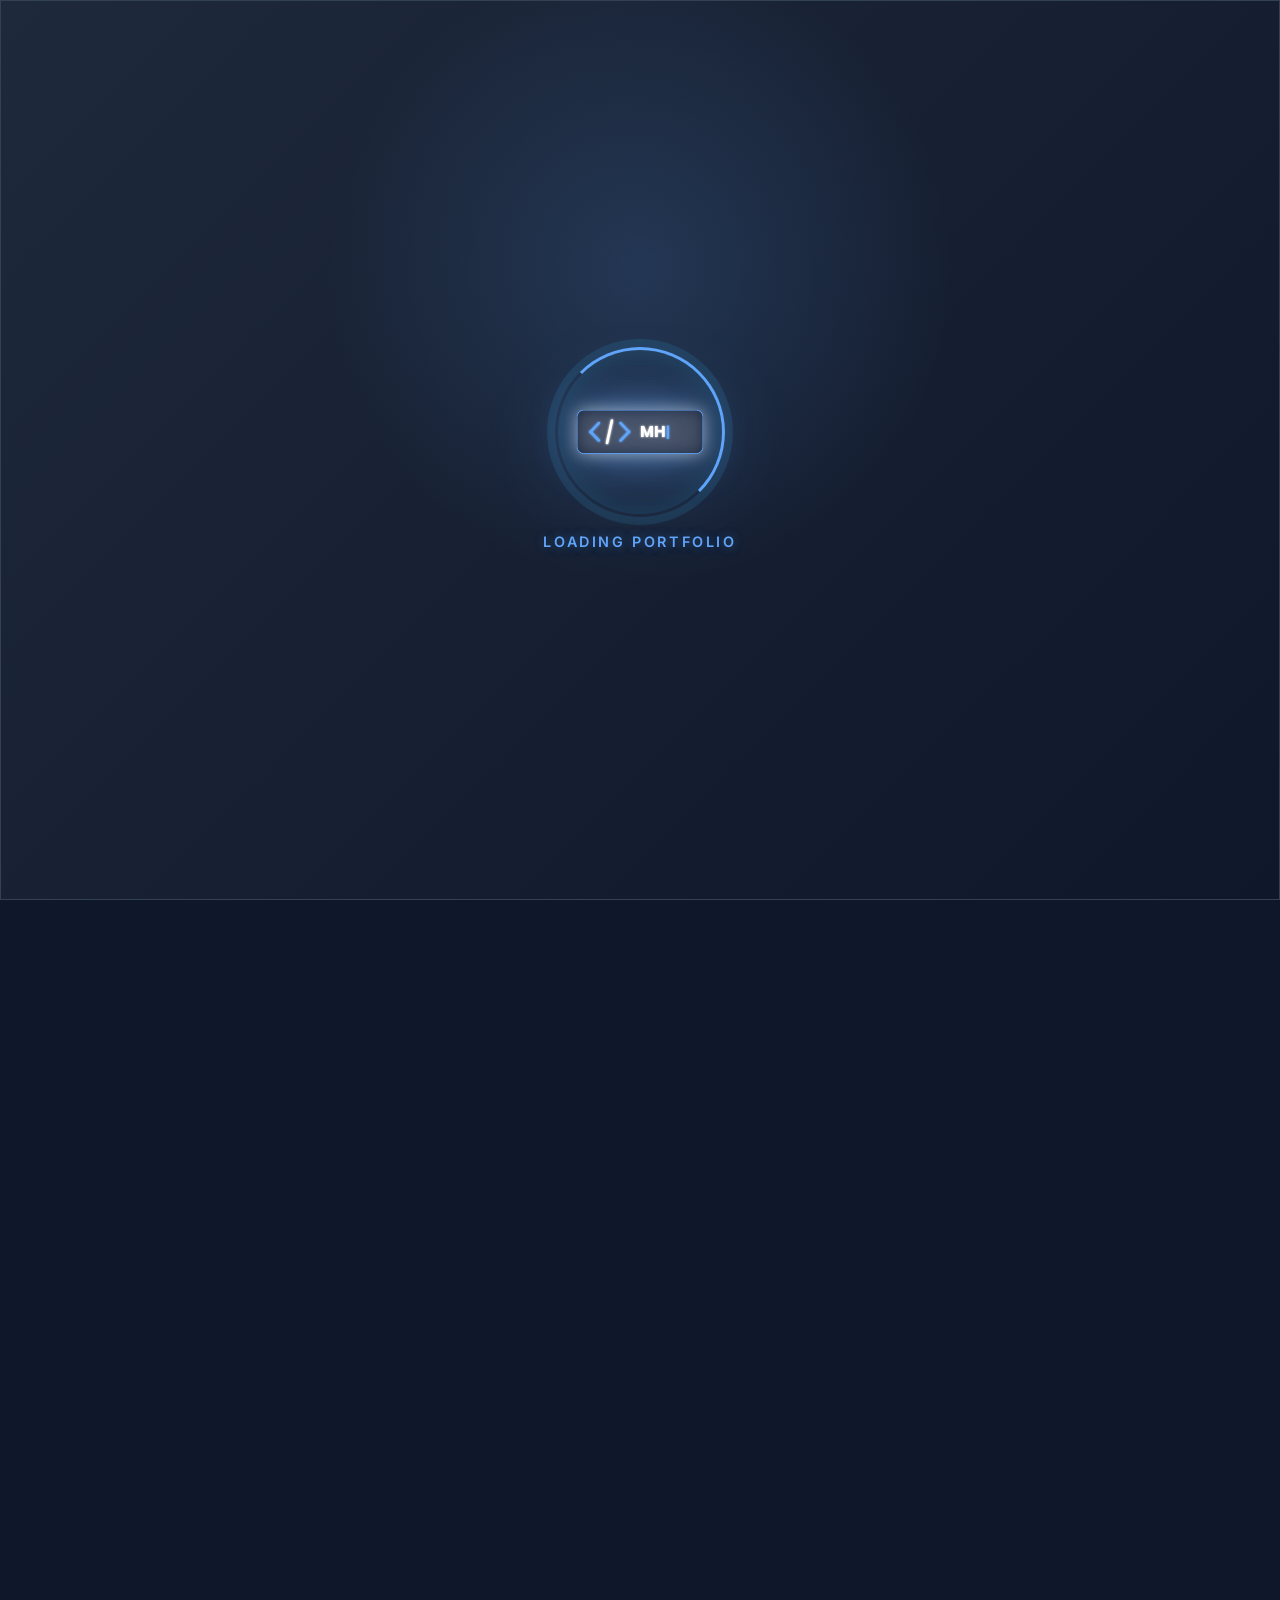
<file: pages/results.html>
<!DOCTYPE html>
<html lang="en" class="page-loading">
<head>
  <meta charset="UTF-8">
  <meta name="viewport" content="width=device-width, initial-scale=1.0, user-scalable=yes">
  <title>Academic Results | Mudassar Hussain</title>
  <link href="https://fonts.googleapis.com/css2?family=Inter:opsz,wght@14..32,300;400;500;600;700;800&family=Poppins:wght@400;500;600;700&display=swap" rel="stylesheet">
  <link rel="stylesheet" href="https://cdnjs.cloudflare.com/ajax/libs/font-awesome/6.0.0-beta3/css/all.min.css">
  <link rel="stylesheet" href="../css/style.css">
</head>
<body class="page-loading">
  <div id="pageLoader" class="page-loader" aria-hidden="true">
    <div class="brand-loader-shell">
      <div class="brand-loader-ring"></div>
      <svg class="brand-loader-logo" viewBox="0 0 260 90" xmlns="http://www.w3.org/2000/svg" aria-label="Mudassar Hussain logo">
        <defs>
          <filter id="glow" x="-50%" y="-50%" width="200%" height="200%">
            <feGaussianBlur stdDeviation="2" result="coloredBlur"/>
            <feMerge>
              <feMergeNode in="coloredBlur"/>
              <feMergeNode in="SourceGraphic"/>
            </feMerge>
          </filter>
        </defs>
        <rect width="260" height="90" rx="14" fill="rgba(15, 23, 42, 0.6)" stroke="#60a5fa" stroke-width="2"/>
        <path d="M28 45L45 27" stroke="#60a5fa" stroke-width="5.5" stroke-linecap="round" filter="url(#glow)"/>
        <path d="M28 45L45 63" stroke="#60a5fa" stroke-width="5.5" stroke-linecap="round" filter="url(#glow)"/>
        <path d="M72 22L62 68" stroke="#FFFFFF" stroke-width="5.5" stroke-linecap="round" filter="url(#glow)"/>
        <path d="M90 27L107 45" stroke="#60a5fa" stroke-width="5.5" stroke-linecap="round" filter="url(#glow)"/>
        <path d="M90 63L107 45" stroke="#60a5fa" stroke-width="5.5" stroke-linecap="round" filter="url(#glow)"/>
        <text x="130" y="56" font-family="Poppins, Arial, sans-serif" font-size="32" font-weight="700" fill="#ffffff" filter="url(#glow)">MH</text>
        <rect class="brand-loader-bar" x="185" y="32" width="5" height="28" rx="2" fill="#60a5fa" filter="url(#glow)"/>
      </svg>
    </div>
    <p class="brand-loader-text">Loading Portfolio</p>
  </div>
  <header>
    <div class="container nav-container">
      <div class="logo-svg">
        <svg width="160" height="48" viewBox="0 0 260 90" fill="none" xmlns="http://www.w3.org/2000/svg" style="height: 44px; width: auto;">
          <rect width="260" height="90" rx="14" fill="#0F172A"/>
          <path d="M28 45L45 27" stroke="#38BDF8" stroke-width="4.5" stroke-linecap="round"/>
          <path d="M28 45L45 63" stroke="#38BDF8" stroke-width="4.5" stroke-linecap="round"/>
          <path d="M72 22L62 68" stroke="#FFFFFF" stroke-width="4.5" stroke-linecap="round"/>
          <path d="M90 27L107 45" stroke="#38BDF8" stroke-width="4.5" stroke-linecap="round"/>
          <path d="M90 63L107 45" stroke="#38BDF8" stroke-width="4.5" stroke-linecap="round"/>
          <text x="130" y="56" font-family="Poppins, Arial, sans-serif" font-size="32" font-weight="700" fill="white">MH</text>
          <rect x="185" y="32" width="5" height="28" rx="2" fill="#38BDF8">
            <animate attributeName="opacity" values="1;0;1" dur="1s" repeatCount="indefinite"/>
          </rect>
        </svg>
      </div>
      <div class="header-right">
        <button class="theme-toggle" id="themeToggle" aria-label="Switch Theme">
          <i class="fas fa-moon"></i>
        </button>
        <button class="mobile-menu-btn" id="mobileMenuBtn" aria-label="Menu">
          <i class="fas fa-bars"></i>
        </button>
      </div>
      <ul class="nav-links" id="navLinks">
        <li><a href="../index.html">Home</a></li>
        <li><a href="projects.html">Projects</a></li>
        <li><a href="learning.html">Learning</a></li>
        <li><a href="results.html" class="active-nav">Results</a></li>
        <li><a href="cv.html">CV</a></li>
        <li><a href="../index.html#contact">Contact</a></li>
      </ul>
    </div>
  </header>

  <main>
    <section class="section page-header">
      <div class="container">
        <h1><i class="fas fa-graduation-cap"></i> Academic Results</h1>
        <p>Complete Academic Record · Matric to Bachelor's</p>
      </div>
    </section>

    <section class="section">
      <div class="container">
        <!-- Quick Stats -->
        <div class="results-stats-grid">
          <div class="stat-card">
            <div class="stat-icon">🎓</div>
            <div class="stat-number">1010/1100</div>
            <div class="stat-label">Matric (SSC) · Grade A1</div>
          </div>
          <div class="stat-card">
            <div class="stat-icon">📚</div>
            <div class="stat-number">889/1100</div>
            <div class="stat-label">Pre-Engineering (HSSC) · 1st Annual 2024</div>
          </div>
          <div class="stat-card">
            <div class="stat-icon">🏆</div>
            <div class="stat-number">3.21</div>
            <div class="stat-label">Current CGPA · UET Taxila</div>
          </div>
          <div class="stat-card">
            <div class="stat-icon">📅</div>
            <div class="stat-number">51</div>
            <div class="stat-label">Credit Hours Completed</div>
          </div>
        </div>

        <!-- PDF Viewer -->
        <div class="pdf-container">
          <div class="pdf-toolbar">
            <h3><i class="fas fa-file-pdf"></i> UET Taxila Semester Results</h3>
            <div class="pdf-actions">
              <button class="btn btn-outline" onclick="document.getElementById('pdfFrame').print()">
                <i class="fas fa-print"></i> Print
              </button>
              <button class="btn btn-outline" onclick="window.open('../pdf/Student%20Academic%20Record%20_%20Academics%20Management%20System.pdf', '_blank')">
                <i class="fas fa-external-link-alt"></i> Full Screen
              </button>
              <button class="btn btn-primary" onclick="downloadPDF()">
                <i class="fas fa-download"></i> Download
              </button>
            </div>
          </div>
          <iframe 
            id="pdfFrame"
            src="../pdf/Student%20Academic%20Record%20_%20Academics%20Management%20System.pdf#toolbar=1" 
            width="100%" 
            height="700px"
            style="border: 1px solid var(--border-color); border-radius: 12px; background: white;"
            allow="fullscreen"
          ></iframe>
          <p style="margin-top: 10px; color: var(--text-muted); font-size: 0.85rem; text-align: center;">
            <i class="fas fa-info-circle"></i> If PDF doesn't load, 
            <a href="../pdf/Student%20Academic%20Record%20_%20Academics%20Management%20System.pdf" target="_blank" style="color: var(--accent);">click here to open directly</a>
          </p>
        </div>

        <!-- Matric (SSC) Results -->
        <div class="result-card">
          <div class="result-card-header">
            <div>
              <h3><i class="fas fa-certificate"></i> Secondary School Certificate (SSC) · Matric</h3>
              <span class="badge grade-a1">Grade A1</span>
            </div>
            <span class="exam-year">Annual 2022</span>
          </div>
          <div class="result-card-body">
            <div class="student-info">
              <p><strong>Student:</strong> MUDASSAR HUSSAIN</p>
              <p><strong>Father:</strong> MUHAMMAD NAEEM</p>
              <p><strong>Roll No:</strong> 1023585</p>
              <p><strong>Registration No:</strong> 2223141009</p>
              <p><strong>Date of Birth:</strong> 18-06-2006</p>
              <p><strong>Institution:</strong> Army Public School Istaqlal, Allama Iqbal Camp, Kallar Kahar</p>
            </div>
            <div class="marks-table-wrapper">
              <table class="marks-table">
                <thead>
                  <tr>
                    <th>#</th>
                    <th>Subject</th>
                    <th>Max Marks</th>
                    <th>Obtained</th>
                  </tr>
                </thead>
                <tbody>
                  <tr><td>1</td><td>English (Compulsory)</td><td>150</td><td>132</td></tr>
                  <tr><td>2</td><td>Urdu (Compulsory)</td><td>150</td><td>139</td></tr>
                  <tr><td>3</td><td>Islamiyat (Compulsory)</td><td>100</td><td>96</td></tr>
                  <tr><td>4</td><td>Pakistan Studies</td><td>100</td><td>91</td></tr>
                  <tr><td>5</td><td>Mathematics</td><td>150</td><td>145</td></tr>
                  <tr><td>6</td><td>Physics</td><td>150</td><td>137</td></tr>
                  <tr><td>7</td><td>Chemistry</td><td>150</td><td>134</td></tr>
                  <tr><td>8</td><td>Biology</td><td>150</td><td>136</td></tr>
                </tbody>
                <tfoot>
                  <tr>
                    <td colspan="3"><strong>Total</strong></td>
                    <td><strong>1010 / 1100</strong></td>
                  </tr>
                  <tr>
                    <td colspan="4" class="remarks"><strong>Remarks:</strong> One Thousand Ten Only · Grade A1</td>
                  </tr>
                </tfoot>
              </table>
            </div>
          </div>
        </div>

        <!-- Pre-Engineering (HSSC) Results -->
        <div class="result-card">
          <div class="result-card-header">
            <div>
              <h3><i class="fas fa-flask"></i> Higher Secondary School Certificate (HSSC) · Pre-Engineering</h3>
              <span class="badge grade-a">Grade A</span>
            </div>
            <span class="exam-year">1st Annual 2024</span>
          </div>
          <div class="result-card-body">
            <div class="student-info">
              <p><strong>Student:</strong> MUDASSAR HUSSAIN</p>
              <p><strong>Father:</strong> MUHAMMAD NAEEM</p>
              <p><strong>Roll No:</strong> 518595</p>
              <p><strong>Registration No:</strong> 2223141009</p>
              <p><strong>Group:</strong> Pre-Engineering</p>
              <p><strong>Institution:</strong> Army Public School &amp; College Istaqlal, Allama Iqbal Garrison, Kallar Kahar</p>
            </div>
            <div class="marks-table-wrapper">
              <table class="marks-table">
                <thead>
                  <tr>
                    <th>#</th>
                    <th>Subject</th>
                    <th>Marks</th>
                    <th>Practical</th>
                  </tr>
                </thead>
                <tbody>
                  <tr><td>1</td><td>English - I (Comp.)</td><td>81</td><td>-</td></tr>
                  <tr><td>2</td><td>English - II (Comp.)</td><td>73</td><td>-</td></tr>
                  <tr><td>3</td><td>Urdu - I (Comp.)</td><td>90</td><td>-</td></tr>
                  <tr><td>4</td><td>Urdu - II (Comp.)</td><td>77</td><td>-</td></tr>
                  <tr><td>5</td><td>Islamic Education (Comp.)</td><td>48</td><td>-</td></tr>
                  <tr><td>6</td><td>Pakistan Studies (Comp.)</td><td>35</td><td>-</td></tr>
                  <tr><td>7</td><td>Mathematics - I</td><td>93</td><td>-</td></tr>
                  <tr><td>8</td><td>Mathematics - II</td><td>72</td><td>-</td></tr>
                  <tr><td>9</td><td>Physics - I (Th.)</td><td>73</td><td>-</td></tr>
                  <tr><td>10</td><td>Physics - II (Th.)</td><td>57</td><td>30</td></tr>
                  <tr><td>11</td><td>Chemistry - I (Th.)</td><td>70</td><td>-</td></tr>
                  <tr><td>12</td><td>Chemistry - II (Th.)</td><td>60</td><td>30</td></tr>
                </tbody>
                <tfoot>
                  <tr>
                    <td colspan="3"><strong>Total</strong></td>
                    <td><strong>889 / 1100</strong></td>
                  </tr>
                  <tr>
                    <td colspan="4" class="remarks"><strong>Remarks:</strong> Pass with 889 Marks</td>
                  </tr>
                </tfoot>
              </table>
            </div>
            <div class="disclaimer">
              <p><i class="fas fa-info-circle"></i> Disclaimer: This result gazette is issued provisionally, errors and omission excepted, as a notice only. Any entry appearing in this notification does not itself confer any right or privilege on a candidate for the grant of certificate which will be issued under the rules/regulations on the basis of the original record of the Board's office.</p>
            </div>
          </div>
        </div>

        <!-- UET Taxila CGPA Summary -->
        <div class="result-card">
          <div class="result-card-header">
            <div>
              <h3><i class="fas fa-university"></i> UET Taxila · Bachelor of Science in Software Engineering</h3>
              <span class="badge current">Current</span>
            </div>
            <span class="exam-year">2024 – Present</span>
          </div>
          <div class="result-card-body">
            <div class="cgpa-grid">
              <div class="cgpa-item">
                <span class="cgpa-value">3.21</span>
                <span class="cgpa-label">Current CGPA</span>
                <span class="cgpa-detail">51 Credit Hours</span>
              </div>
              <div class="cgpa-item">
                <span class="cgpa-value">3.34</span>
                <span class="cgpa-label">Previous CGPA</span>
                <span class="cgpa-detail">33 Credit Hours</span>
              </div>
              <div class="cgpa-item">
                <span class="cgpa-value">3</span>
                <span class="cgpa-label">Semesters Completed</span>
                <span class="cgpa-detail">4th Semester In Progress</span>
              </div>
              <div class="cgpa-item">
                <span class="cgpa-value">A</span>
                <span class="cgpa-label">Overall Grade</span>
                <span class="cgpa-detail">Good Standing</span>
              </div>
            </div>
            <div style="text-align: center; margin-top: 1rem;">
              <a href="../pdf/Student%20Academic%20Record%20_%20Academics%20Management%20System.pdf" target="_blank" class="btn btn-primary">
                <i class="fas fa-file-pdf"></i> View Full Semester Results (PDF)
              </a>
            </div>
          </div>
        </div>
      </div>
    </section>
  </main>

  <footer>
    <p>© 2025 Mudassar Hussain — Academic Results</p>
  </footer>

  <div id="customToast" class="custom-toast"></div>
  <script>
    function downloadPDF() {
      const link = document.createElement('a');
      link.href = '../pdf/Student Academic Record _ Academics Management System.pdf';
      link.download = 'Mudassar_Hussain_Academic_Results.pdf';
      link.click();
      showToast('📄 Downloading PDF...');
    }

    function showToast(message) {
      const toast = document.getElementById('customToast');
      toast.textContent = message;
      toast.style.opacity = '1';
      setTimeout(() => {
        toast.style.opacity = '0';
      }, 2000);
    }

    // Theme toggle for results page
    document.addEventListener('DOMContentLoaded', function() {
      const themeToggle = document.getElementById('themeToggle');
      if (themeToggle) {
        themeToggle.addEventListener('click', function() {
          document.body.classList.toggle('dark');
          const isDark = document.body.classList.contains('dark');
          localStorage.setItem('theme', isDark ? 'dark' : 'light');
          const icon = themeToggle.querySelector('i');
          if (isDark) {
            icon.classList.remove('fa-moon');
            icon.classList.add('fa-sun');
          } else {
            icon.classList.remove('fa-sun');
            icon.classList.add('fa-moon');
          }
        });
      }
      
      // Mobile menu
      const mobileMenuBtn = document.getElementById('mobileMenuBtn');
      const navLinks = document.getElementById('navLinks');
      if (mobileMenuBtn && navLinks) {
        mobileMenuBtn.addEventListener('click', function() {
          navLinks.classList.toggle('show');
        });
        navLinks.querySelectorAll('a').forEach(function(link) {
          link.addEventListener('click', function() {
            navLinks.classList.remove('show');
          });
        });
      }

      // Theme init
      const savedTheme = localStorage.getItem('theme');
      if (savedTheme === 'dark') {
        document.body.classList.add('dark');
        const themeToggle = document.getElementById('themeToggle');
        if (themeToggle) {
          const icon = themeToggle.querySelector('i');
          icon.classList.remove('fa-moon');
          icon.classList.add('fa-sun');
        }
      }
    });
  </script>
  <script src="../js/manager.js"></script>
  <script src="../js/learning-manager.js"></script>
  <script src="../js/projects-manager.js"></script>
  <script src="../js/file-importer.js"></script>
  <script src="../js/data-loader.js"></script>
  <script src="../js/app-page-logic.js"></script>
  <script src="../js/app-bootstrap.js"></script>
  <script src="../js/assistant-widget.js"></script>
  <script src="../js/main.js"></script>
</body>
</html>
</file>
<file: css/style.css>
﻿@import url("base.css");
@import url("layout.css");
@import url("components.css");
@import url("pages.css");
@import url("responsive.css");
@import url("animations.css");
</file>
<file: style.css>
/* CSS Reset & Base Styles */
* {
  margin: 0;
  padding: 0;
  box-sizing: border-box;
}

body {
  font-family: 'Inter', sans-serif;
  background-color: #f8fafc;
  color: #0f172a;
  line-height: 1.5;
  scroll-behavior: smooth;
}

.container {
  max-width: 1200px;
  margin: 0 auto;
  padding: 0 24px;
}

/* Typography */
h1, h2, h3 {
  font-weight: 700;
  letter-spacing: -0.02em;
}

h1 {
  font-size: 3rem;
  background: linear-gradient(135deg, #1e293b, #3b82f6);
  -webkit-background-clip: text;
  background-clip: text;
  color: transparent;
  margin-bottom: 0.5rem;
}

h2 {
  font-size: 2rem;
  margin-bottom: 1.5rem;
  border-left: 5px solid #3b82f6;
  padding-left: 1rem;
}

.section {
  padding: 80px 0;
  border-bottom: 1px solid #e2e8f0;
}

.section:last-child {
  border-bottom: none;
}

/* Header / Nav */
header {
  background: white;
  box-shadow: 0 4px 20px rgba(0,0,0,0.03);
  position: sticky;
  top: 0;
  z-index: 100;
  backdrop-filter: blur(2px);
  background: rgba(255,255,255,0.95);
}

.nav {
  display: flex;
  justify-content: space-between;
  align-items: center;
  padding: 1rem 0;
  flex-wrap: wrap;
}

.logo {
  font-weight: 800;
  font-size: 1.5rem;
  background: linear-gradient(120deg, #0f172a, #2563eb);
  -webkit-background-clip: text;
  background-clip: text;
  color: transparent;
}

.nav-links {
  display: flex;
  gap: 2rem;
  list-style: none;
}

.nav-links a {
  text-decoration: none;
  font-weight: 500;
  color: #334155;
  transition: 0.3s;
}

.nav-links a:hover {
  color: #2563eb;
}

/* Hero Section */
.hero {
  display: flex;
  flex-wrap: wrap;
  align-items: center;
  justify-content: space-between;
  gap: 2rem;
  padding: 40px 0 20px;
}

.hero-content {
  flex: 1.5;
}

.hero-badge {
  background: #e0f2fe;
  color: #0369a1;
  display: inline-block;
  padding: 0.2rem 1rem;
  border-radius: 30px;
  font-size: 0.85rem;
  font-weight: 600;
  margin-bottom: 1rem;
}

.hero-content p {
  font-size: 1.1rem;
  color: #334155;
  margin: 1rem 0 1.5rem;
}

.btn-group {
  display: flex;
  gap: 1rem;
  flex-wrap: wrap;
}

.btn {
  display: inline-flex;
  align-items: center;
  gap: 0.5rem;
  background: #1e293b;
  color: white;
  padding: 0.7rem 1.6rem;
  border-radius: 40px;
  text-decoration: none;
  font-weight: 500;
  transition: all 0.2s;
}

.btn-primary {
  background: #2563eb;
  box-shadow: 0 4px 8px rgba(37,99,235,0.2);
}

.btn-primary:hover {
  background: #1d4ed8;
  transform: translateY(-2px);
}

.btn-outline {
  background: transparent;
  border: 1.5px solid #cbd5e1;
  color: #1e293b;
}

.btn-outline:hover {
  border-color: #2563eb;
  background: #f1f5f9;
}

.hero-avatar {
  flex: 0.8;
  text-align: center;
}

.avatar-circle {
  width: 200px;
  height: 200px;
  background: linear-gradient(145deg, #d9e6ff, #b9d0f8);
  border-radius: 50%;
  display: flex;
  align-items: center;
  justify-content: center;
  margin: 0 auto;
  box-shadow: 0 20px 30px -10px rgba(0,0,0,0.1);
}

.avatar-circle i {
  font-size: 6rem;
  color: #1e3a8a;
}

/* skills grid */
.skills-grid {
  display: flex;
  flex-wrap: wrap;
  gap: 12px;
  margin-top: 0.8rem;
}

.skill-tag {
  background: white;
  padding: 8px 18px;
  border-radius: 40px;
  font-weight: 500;
  font-size: 0.9rem;
  box-shadow: 0 1px 3px rgba(0,0,0,0.05);
  border: 1px solid #e2e8f0;
  transition: 0.2s;
}

.skill-tag:hover {
  border-color: #3b82f6;
  transform: scale(1.02);
}

/* Projects Cards */
.projects-grid {
  display: grid;
  grid-template-columns: repeat(auto-fill, minmax(330px, 1fr));
  gap: 28px;
  margin-top: 20px;
}

.project-card {
  background: white;
  border-radius: 24px;
  padding: 1.6rem;
  transition: all 0.25s ease;
  box-shadow: 0 8px 20px rgba(0,0,0,0.02);
  border: 1px solid #eef2ff;
}

.project-card:hover {
  transform: translateY(-6px);
  box-shadow: 0 20px 30px -12px rgba(0,0,0,0.1);
  border-color: #cbdffc;
}

.project-icon {
  font-size: 2rem;
  margin-bottom: 1rem;
}

.project-card h3 {
  font-size: 1.4rem;
  margin-bottom: 0.5rem;
}

.tech-stack {
  display: flex;
  flex-wrap: wrap;
  gap: 8px;
  margin: 12px 0;
}

.tech-badge {
  background: #eef2ff;
  padding: 4px 12px;
  border-radius: 20px;
  font-size: 0.7rem;
  font-weight: 600;
  color: #1e40af;
}

.project-card p {
  color: #475569;
  font-size: 0.9rem;
  margin: 12px 0;
}

/* contact & info */
.contact-info {
  display: flex;
  flex-wrap: wrap;
  gap: 2rem;
  background: white;
  border-radius: 32px;
  padding: 2rem;
  box-shadow: 0 4px 14px rgba(0,0,0,0.02);
  border: 1px solid #e9eef3;
  margin-top: 1rem;
}

.contact-item {
  display: flex;
  align-items: center;
  gap: 12px;
  font-size: 0.95rem;
}

.contact-item i {
  width: 32px;
  height: 32px;
  background: #eef2ff;
  display: inline-flex;
  align-items: center;
  justify-content: center;
  border-radius: 50%;
  color: #2563eb;
}

.social-links {
  display: flex;
  gap: 20px;
  margin-top: 15px;
}

.social-links a {
  background: #f1f5f9;
  width: 42px;
  height: 42px;
  display: inline-flex;
  align-items: center;
  justify-content: center;
  border-radius: 50%;
  font-size: 1.4rem;
  color: #1e293b;
  transition: 0.2s;
  text-decoration: none;
}

.social-links a:hover {
  background: #2563eb;
  color: white;
  transform: translateY(-3px);
}

footer {
  text-align: center;
  padding: 2rem;
  color: #5b6e8c;
  border-top: 1px solid #e2e8f0;
  background: white;
}

/* responsive */
@media (max-width: 768px) {
  .nav {
    flex-direction: column;
    gap: 1rem;
  }
  .hero {
    flex-direction: column-reverse;
    text-align: center;
  }
  h1 {
    font-size: 2.2rem;
  }
  .btn-group {
    justify-content: center;
  }
  h2 {
    font-size: 1.7rem;
  }
  .section {
    padding: 50px 0;
  }
  .contact-info {
    flex-direction: column;
    gap: 1rem;
  }
}
</file>
